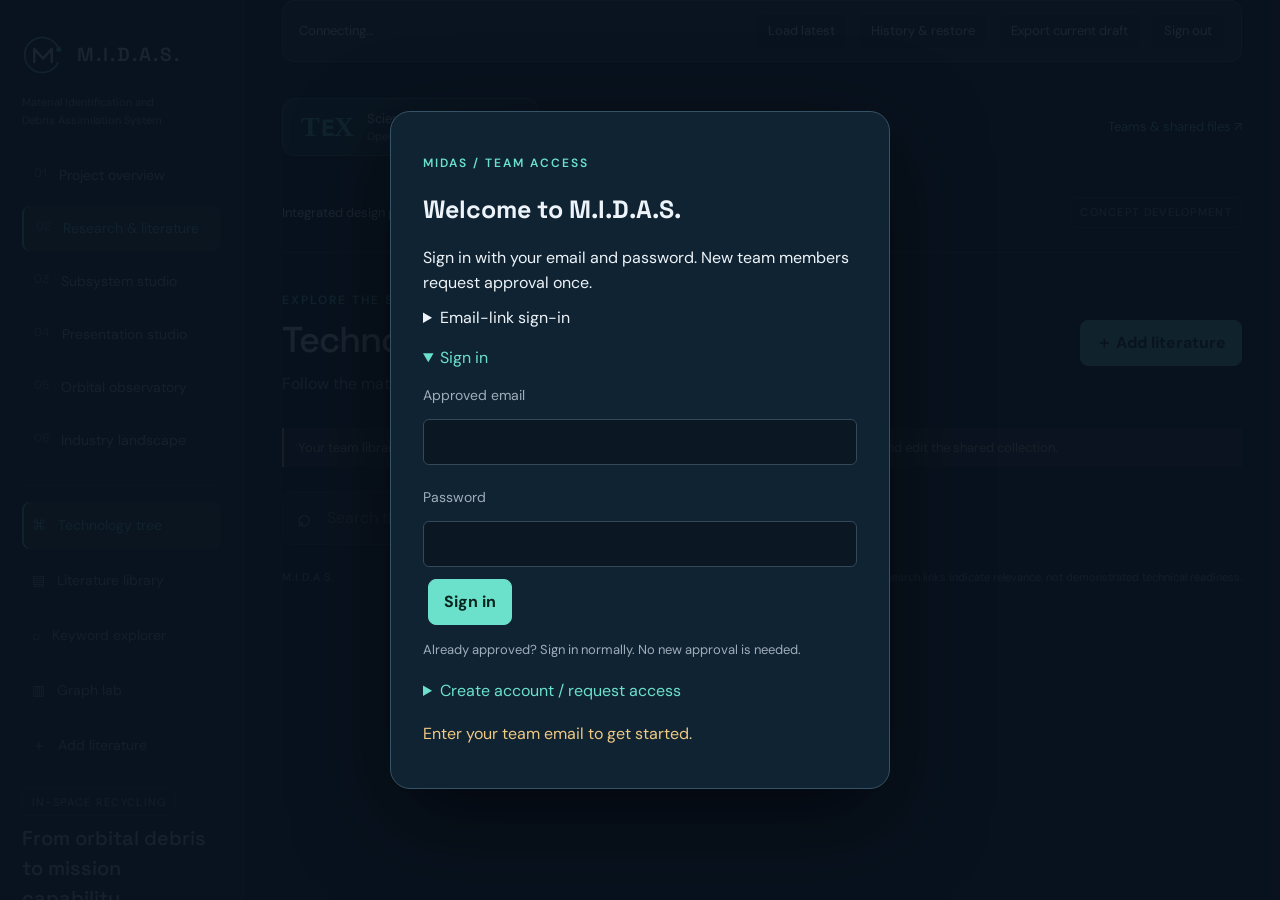
<file: index.html>
<!doctype html>
<html lang="en"><head><meta charset="utf-8"><meta name="viewport" content="width=device-width,initial-scale=1"><title>M.I.D.A.S. — Research workspace</title><meta name="description" content="In-space recycling technology tree and literature workspace"><link rel="stylesheet" href="style.css?v=approval1"><link rel="stylesheet" href="design.css?v=approval1"><link rel="stylesheet" href="cloud.css?v=password1"><link rel="stylesheet" href="midas-features.css?v=approval1"><link rel="stylesheet" href="workspace-ui.css?v=1"><script defer src="workspace-ui.js?v=viewer2"></script><link rel="icon" type="image/svg+xml" href="midas-mark.svg"><link rel="stylesheet" href="team-activity.css?v=1"><script defer src="team-activity-model.js?v=grouped2"></script><script defer src="team-activity.js?v=grouped2"></script></head>
<body><aside><a class="brand" href="#tree"><img class="brand-mark" src="midas-mark.svg" width="42" height="42" alt=""><span>M.I.D.A.S.</span></a><p class="brand-expansion">Material Identification and<br>Debris Assimilation System</p><div class="page-links" aria-label="Main pages"><a href="overview.html" class=""><span class="page-number">01</span>Project overview</a><a href="index.html" class="active"><span class="page-number">02</span>Research & literature</a><a href="subsystems.html" class=""><span class="page-number">03</span>Subsystem studio</a><a href="presentations.html"><span class="page-number">04</span>Presentation studio</a><a href="orbits.html"><span class="page-number">05</span>Orbital observatory</a><a href="industry.html"><span class="page-number">06</span>Industry landscape</a></div><nav class="research-nav" aria-label="Research views"><button data-view="tree" class="active">⌘ <span>Technology tree</span></button><button data-view="library">▤ <span>Literature library</span><small id="libCount"></small></button><button data-view="keywords">⌕ <span>Keyword explorer</span></button><button data-view="graphs">▥ <span>Graph lab</span></button><button data-view="import">＋ <span>Add literature</span></button></nav><div class="aside-bottom"><span class="tag">IN-SPACE RECYCLING</span><p>From orbital debris<br>to mission capability.</p><small id="storageLabel">Shared team workspace</small><button id="export">Export workspace</button><label class="filebtn">Import workspace / CSV<input type="file" id="file" accept=".json,.csv"></label></div></aside>
<main><div class="workspace-shortcuts"><a class="scienhub-link" href="https://scienhub.com/APoimen/3rd_Year_Project/editor" target="_blank" rel="noopener noreferrer"><span class="latex-symbol">TᴇX</span><span>ScienHub document <small>Open the team LaTeX editor ↗</small></span></a><a href="https://teams.microsoft.com/l/channel/19%3AeG92Y7W_mBM8s1qlLPYWLkK5Uz4d-e4u1DNMJ9kAM9Y1%40thread.tacv2/General?groupId=19bd035a-4ebc-4e4b-8e5f-de2fac9e7bf7&amp;tenantId=569df091-b013-40e3-86ee-bd9cb9e25814" target="_blank" rel="noopener noreferrer">Teams & shared files ↗</a></div><header><span>Integrated design project <span class="muted">/ Research workspace</span></span><span class="tag">CONCEPT DEVELOPMENT</span></header><div class="heading"><div><p class="eyebrow" id="kicker">EXPLORE THE SYSTEM</p><h1 id="title">Technology tree</h1><p class="muted" id="subtitle">Follow the material. Connect the evidence. Find the gaps.</p></div><button class="primary" data-view="import">＋ Add literature</button></div><div class="notice">Your team library starts empty. Import a CSV or JSON workspace to add literature. Sign in to read and edit the shared collection.</div><div class="searchline"><label class="searchbox"><span>⌕</span><input id="search" type="search" placeholder="Search this tab…" aria-label="Search this tab"><kbd>/</kbd></label><span id="results" aria-live="polite"></span></div><section id="content"></section><footer>M.I.D.A.S. <span>Research links indicate relevance, not demonstrated technical readiness.</span></footer></main>
<dialog id="detail"><button class="close" aria-label="Close detail">×</button><div id="detailBody"></div></dialog><div id="toast" role="status"></div><script src="seed.js?v=approval1"></script><script src="literature.js?v=approval1"></script><script src="design-model.js?v=viewer2"></script><script src="vendor/supabase.js?v=approval1"></script><script src="cloud-config.js?v=approval1"></script><script src="accounts.js?v=password1"></script><script src="cloud.js?v=tree-layout1"></script></body></html>
</file>
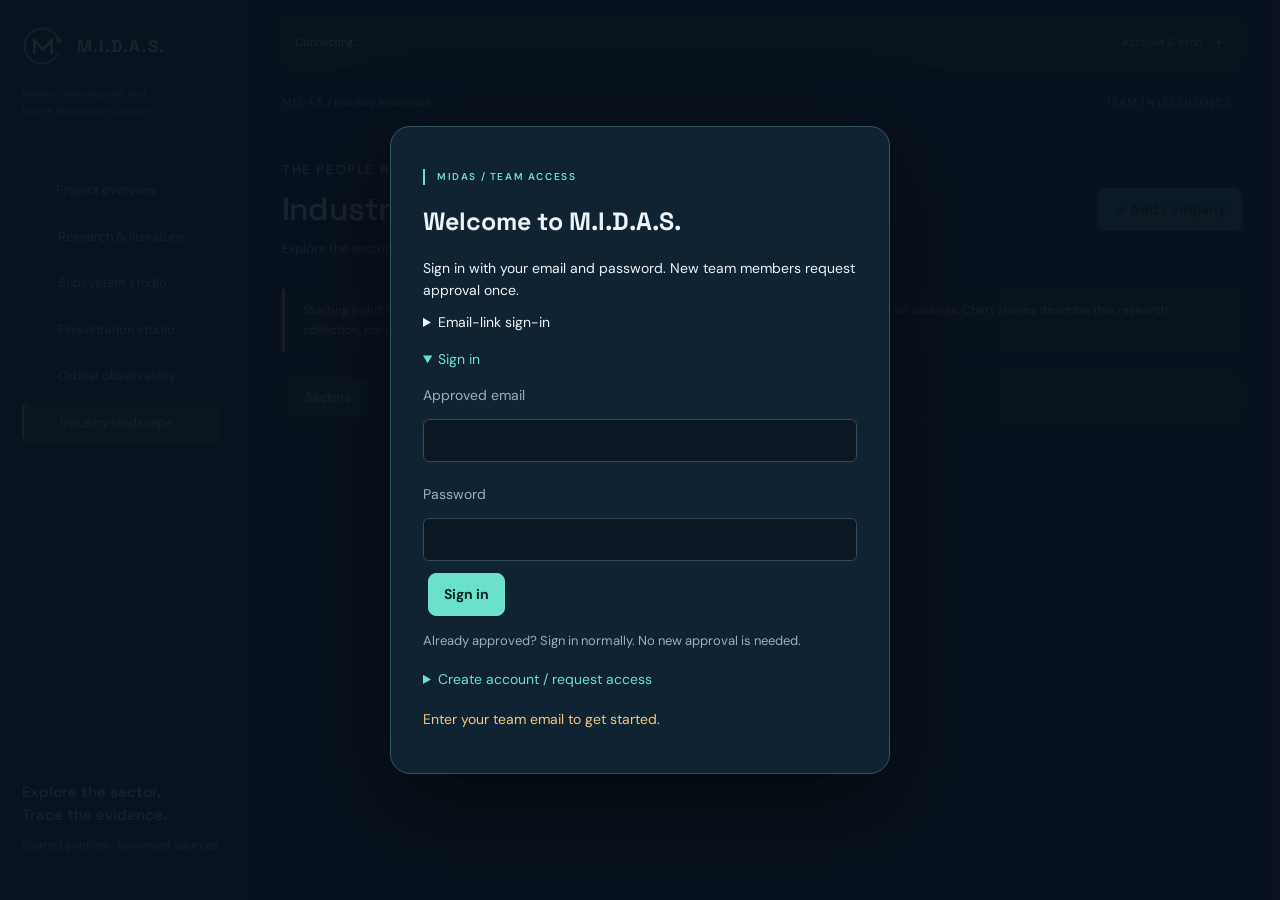
<file: industry.html>
<!doctype html><html lang="en"><head><meta charset="utf-8"><meta name="viewport" content="width=device-width,initial-scale=1"><title>Industry landscape — MIDAS</title><link rel="stylesheet" href="style.css"><link rel="stylesheet" href="design.css"><link rel="stylesheet" href="cloud.css"><link rel="stylesheet" href="midas-features.css"><link rel="stylesheet" href="industry.css?v=1"><link rel="stylesheet" href="workspace-ui.css?v=1"><script defer src="workspace-ui.js?v=viewer2"></script><link rel="icon" type="image/svg+xml" href="midas-mark.svg"><link rel="stylesheet" href="team-activity.css?v=1"><script defer src="team-activity-model.js?v=grouped2"></script><script defer src="team-activity.js?v=grouped2"></script></head><body data-page="industry"><aside><a class="brand" href="overview.html"><img class="brand-mark" src="midas-mark.svg" width="42" height="42" alt=""><span>M.I.D.A.S.</span></a><p class="brand-expansion">Material Identification and<br>Debris Assimilation System</p><div class="page-links" aria-label="Main pages"><a href="overview.html" class=""><span class="page-number">01</span>Project overview</a><a href="index.html" class=""><span class="page-number">02</span>Research & literature</a><a href="subsystems.html" class=""><span class="page-number">03</span>Subsystem studio</a><a href="presentations.html" class=""><span class="page-number">04</span>Presentation studio</a><a href="orbits.html"><span class="page-number">05</span>Orbital observatory</a><a href="industry.html" class="active"><span class="page-number">06</span>Industry landscape</a></div><div class="aside-bottom"><p>Explore the sector.<br>Trace the evidence.</p><small>Shared profiles · Reviewed sources</small></div></aside><main><header><span>M.I.D.A.S. / Industry landscape</span><span class="tag">ISAM INTELLIGENCE</span></header><div class="industry-heading"><div><p class="eyebrow">THE PEOPLE BUILDING OUR ORBITAL FUTURE</p><h1>Industry landscape</h1><p>Explore the sectors. Understand the technology. Build on the evidence.</p></div><button id="addCompany" class="primary" disabled>＋ Add company</button></div><p class="industry-notice">Starting point: your October 2026 team assessment. Imported claims are unverified until reviewed against sources. Chart shares describe this research collection, not market share.</p><section id="industryCharts" class="industry-charts" aria-label="Interactive industry charts"></section><section id="industryFilters" class="industry-filters"><input id="companySearch" type="search" aria-label="Search companies and technologies" placeholder="Search company, mission or technology…"><select id="verificationFilter" aria-label="Evidence status"><option value="all">All evidence statuses</option><option value="imported">Imported / unverified</option><option value="reviewed">Team reviewed</option></select><button id="resetIndustry">Show every sector</button><button id="exportIndustry">Export JSON</button></section><div class="company-list-heading"><h2 id="sectorHeading">All sectors</h2><p id="companyCount" role="status"></p></div><section id="companyCards" class="company-grid"><p>Loading company profiles…</p></section><section class="industry-updates"><div class="industry-heading"><div><p class="eyebrow">EVIDENCE BEFORE EDITS</p><h2>Updates to review</h2><p>Daily headline checks. Editors review sources before changing company records.</p></div><div id="feedTools"><button id="reloadFeed">Load latest feed</button><select id="feedFilter" aria-label="News review status"><option value="pending">Awaiting review</option><option value="all">All captured updates</option></select></div></div><p id="feedStatus" role="status"></p><details><summary>Coverage and limitations</summary><p>Initial monitoring covers NASA and ESA public RSS headlines, matched against imported company names and ISAM keywords. It does not monitor every company website or guarantee every announcement is found. Adding a company to this shared page does not automatically add a new external feed. Scheduled checks may be delayed; their timestamps and source failures are shown below. No company status is changed automatically.</p></details><div id="newsCards" class="news-grid"></div></section></main><dialog id="industryDialog"><button id="closeIndustryDialog" class="close" aria-label="Close company panel">×</button><div id="industryDialogBody"></div></dialog><script src="seed.js?v=approval1"></script><script src="literature.js?v=approval1"></script><script src="design-model.js?v=viewer2"></script><script src="vendor/supabase.js?v=approval1"></script><script src="cloud-config.js?v=approval1"></script><script src="accounts.js?v=password1"></script><script src="cloud.js?v=tree-layout1"></script></body></html>
</file>
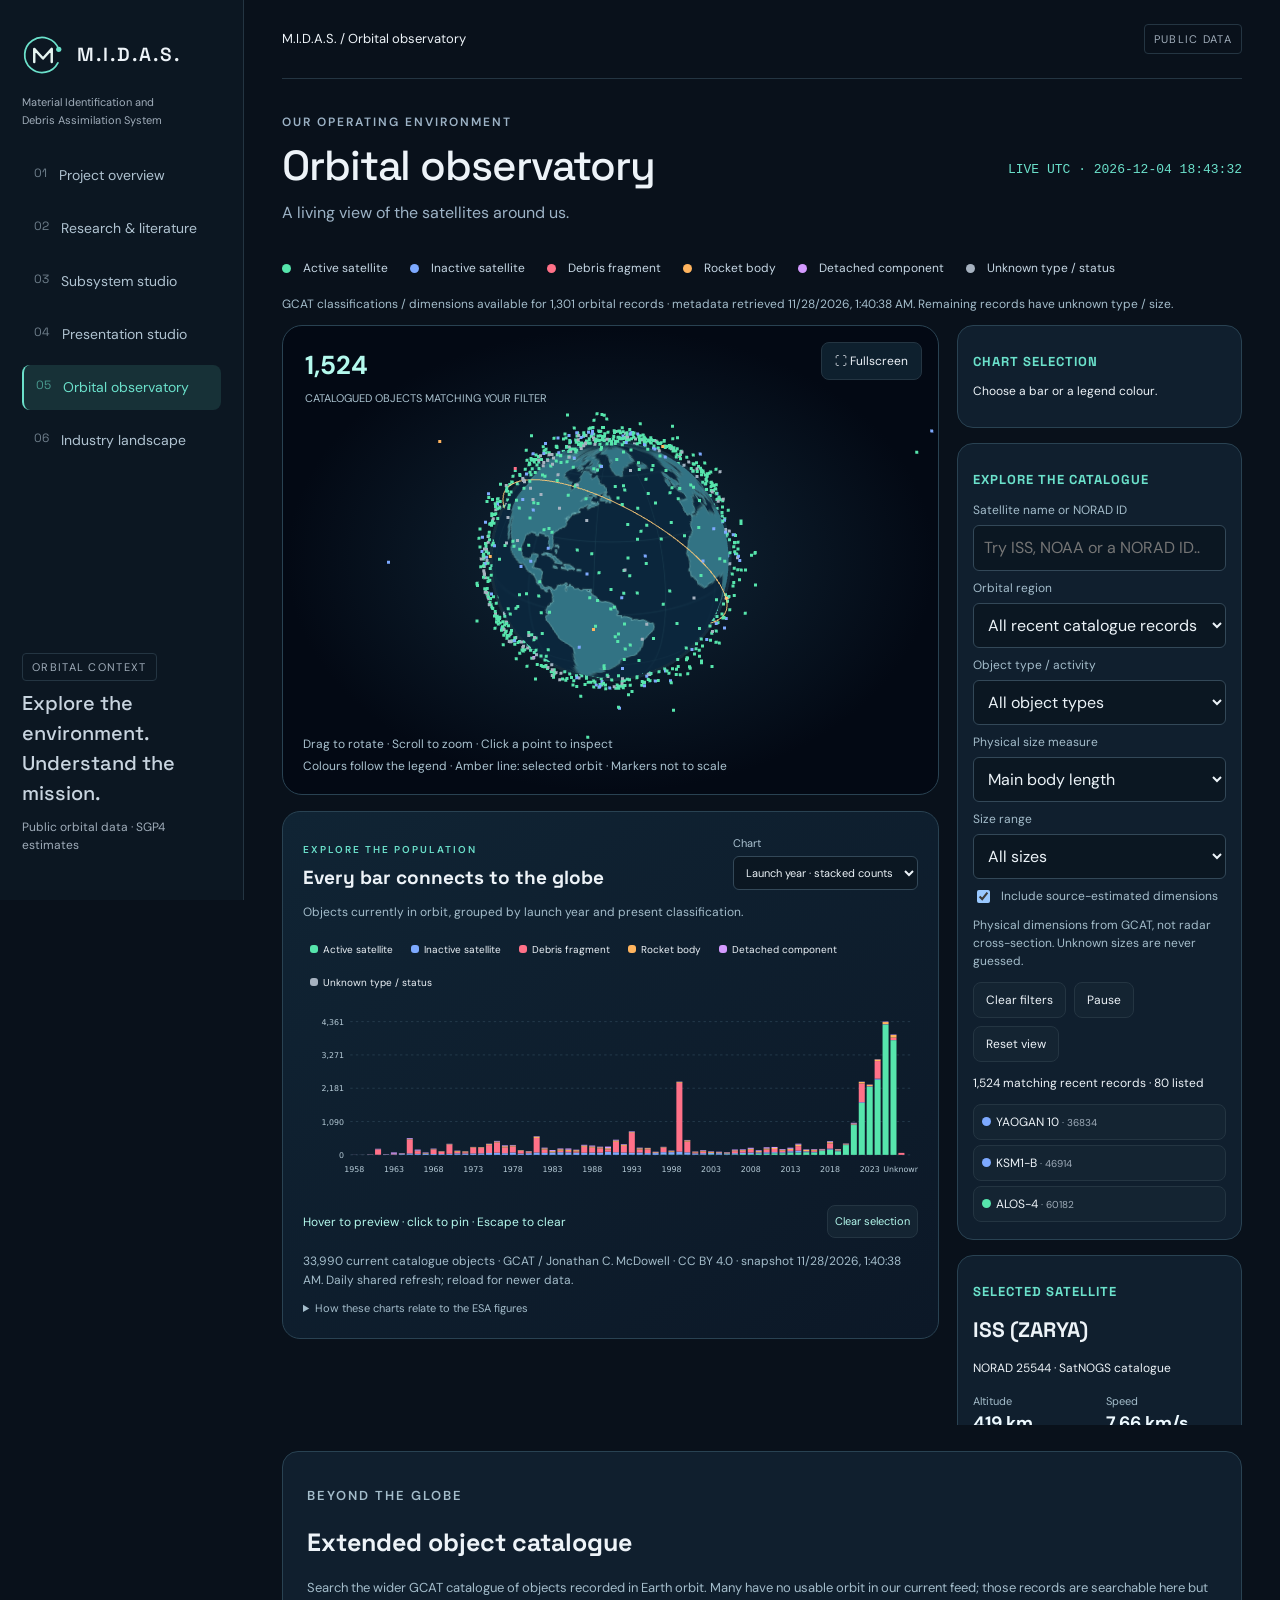
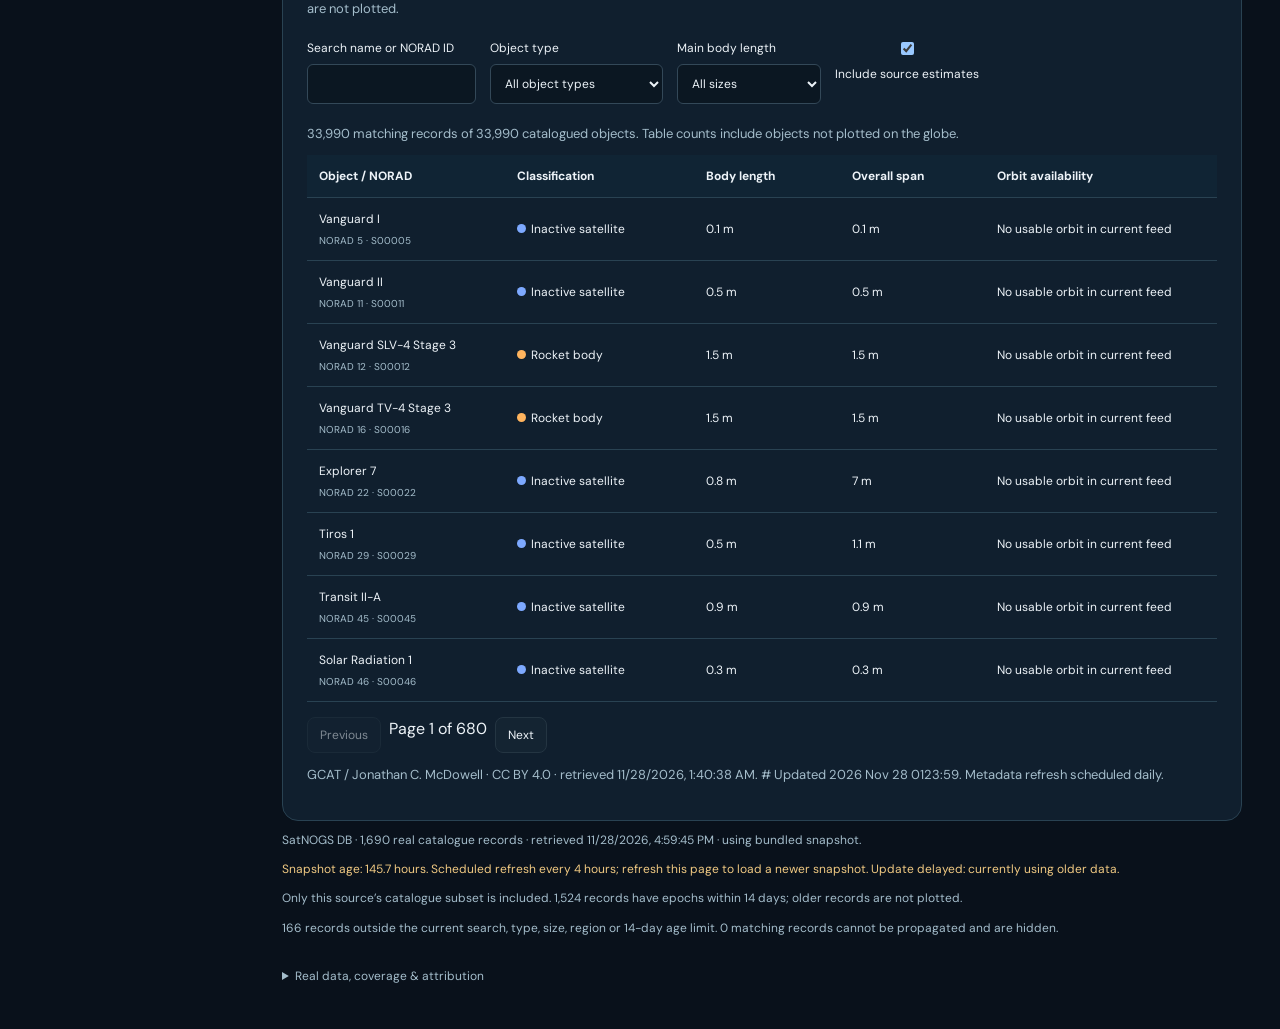
<file: orbits.html>
<!doctype html><html lang="en"><head><meta charset="utf-8"><meta name="viewport" content="width=device-width,initial-scale=1"><title>Orbital observatory — M.I.D.A.S.</title><link rel="stylesheet" href="style.css"><link rel="stylesheet" href="design.css"><link rel="stylesheet" href="midas-features.css"><link rel="stylesheet" href="orbits.css?v=analytics2"><script type="importmap">{"imports":{"three":"./vendor/orbits/three.module.min.js"}}</script><link rel="stylesheet" href="workspace-ui.css?v=1"><script defer src="workspace-ui.js?v=viewer2"></script><link rel="icon" type="image/svg+xml" href="midas-mark.svg"><script src="vendor/supabase.js"></script><script src="cloud-config.js"></script><link rel="stylesheet" href="team-activity.css?v=1"><script defer src="team-activity-model.js?v=grouped2"></script><script defer src="team-activity.js?v=grouped2"></script></head><body><aside><a class="brand" href="overview.html"><img class="brand-mark" src="midas-mark.svg" width="42" height="42" alt=""><span>M.I.D.A.S.</span></a><p class="brand-expansion">Material Identification and<br>Debris Assimilation System</p><div class="page-links" aria-label="Main pages"><a href="overview.html" class=""><span class="page-number">01</span>Project overview</a><a href="index.html" class=""><span class="page-number">02</span>Research & literature</a><a href="subsystems.html" class=""><span class="page-number">03</span>Subsystem studio</a><a href="presentations.html" ><span class="page-number">04</span>Presentation studio</a><a href="orbits.html" class="active"><span class="page-number">05</span>Orbital observatory</a><a href="industry.html"><span class="page-number">06</span>Industry landscape</a></div><div class="aside-bottom"><span class="tag">ORBITAL CONTEXT</span><p>Explore the environment.<br>Understand the mission.</p><small>Public orbital data · SGP4 estimates</small></div></aside><main><header><span>M.I.D.A.S. / Orbital observatory</span><span class="tag">PUBLIC DATA</span></header><div class="orbit-heading"><div><p class="eyebrow">OUR OPERATING ENVIRONMENT</p><h1>Orbital observatory</h1><p>A living view of the satellites around us.</p></div><div id="orbitClock" class="orbit-clock">Connecting to catalogue…</div></div><div id="categoryLegend" class="category-legend" aria-label="Object colour legend"></div><p id="metadataStatus" class="orbit-note" role="status">Loading object classifications…</p><div class="orbit-layout"><div class="orbit-visual"><div id="globe" class="globe-shell" aria-label="Interactive 3D Earth and satellite positions"><button id="fullscreenGlobe" class="fullscreen-globe" aria-label="Enter fullscreen globe">⛶ Fullscreen</button><div class="globe-hud"><strong id="objectCount">—</strong><span>CATALOGUED OBJECTS MATCHING YOUR FILTER</span></div><div id="orbitError" class="orbit-error" role="alert" hidden></div><div class="globe-help">Drag to rotate · Scroll to zoom · Click a point to inspect<br>Colours follow the legend · Amber line: selected orbit · Markers not to scale</div></div><section id="orbitAnalytics" class="orbit-analytics" aria-label="Catalogue bar charts"></section></div><div class="orbit-controls"><section id="chartMatches" aria-label="Chart matching objects"></section><section><h3>Explore the catalogue</h3><label for="satSearch">Satellite name or NORAD ID</label><input id="satSearch" type="search" placeholder="Try ISS, NOAA or a NORAD ID…"><label for="orbitFilter">Orbital region</label><select id="orbitFilter"><option value="all">All recent catalogue records</option><option value="leo">Low Earth orbit</option><option value="meo">Medium Earth orbit</option><option value="geo">Near-geosynchronous</option><option value="heo">Highly elliptical</option></select><label for="objectType">Object type / activity</label><select id="objectType"><option value="all">All object types</option><option value="active">Active satellites</option><option value="inactive">Inactive satellites</option><option value="debris">Debris fragments</option><option value="rocket">Rocket bodies</option><option value="component">Detached components</option><option value="unknown">Unknown type / status</option></select><label for="sizeBasis">Physical size measure</label><select id="sizeBasis"><option value="length">Main body length</option><option value="span">Overall span incl. appendages</option></select><label for="objectSize">Size range</label><select id="objectSize"><option value="all">All sizes</option><option value="tiny">Under 10 cm</option><option value="small">10 cm – under 1 m</option><option value="medium">1 m – under 10 m</option><option value="large">10 m or larger</option><option value="unknown">Unknown size</option></select><label class="estimate-toggle"><input type="checkbox" id="includeEstimates" checked> Include source-estimated dimensions</label><p class="orbit-note">Physical dimensions from GCAT, not radar cross-section. Unknown sizes are never guessed.</p><div class="orbit-actions"><button id="clearFilters">Clear filters</button><button id="pauseOrbit">Pause</button><button id="resetGlobe">Reset view</button></div><p id="resultCount"></p><div id="satResults" class="orbit-results" aria-label="Matching satellites"></div></section><section><h3>Selected satellite</h3><h2 id="satName">Choose a satellite</h2><p id="satIdentity"></p><div class="orbit-metrics"><span>Altitude<strong id="satAltitude">—</strong></span><span>Speed<strong id="satSpeed">—</strong></span><span>Period<strong id="satPeriod">—</strong></span><span>Inclination<strong id="satInclination">—</strong></span></div><div class="orbit-actions"><button id="focusSatellite">Follow selected</button></div><p id="satCategory"></p><p id="satDimensions"></p><p id="satMass"></p><p id="satMetaSource"></p><p id="satEpoch" class="orbit-note"></p><p id="satLatLon" class="orbit-note"></p><p id="satProvider" class="orbit-note"></p><p id="satAge" class="orbit-note"></p><a id="sourceLink" target="_blank" rel="noopener noreferrer" hidden>Original orbital elements ↗</a></section></div></div><section class="extended-catalogue"><p class="eyebrow">BEYOND THE GLOBE</p><h2>Extended object catalogue</h2><p>Search the wider GCAT catalogue of objects recorded in Earth orbit. Many have no usable orbit in our current feed; those records are searchable here but are not plotted.</p><button id="loadCatalogue">Browse extended catalogue</button><div id="cataloguePanel" hidden><div class="catalogue-filters"><label>Search name or NORAD ID<input id="catalogueSearch" type="search"></label><label>Object type<select id="catalogueType"><option value="all">All object types</option><option value="active">Active satellites</option><option value="inactive">Inactive satellites</option><option value="debris">Debris fragments</option><option value="rocket">Rocket bodies</option><option value="component">Detached components</option><option value="unknown">Unknown type / status</option></select></label><label>Main body length<select id="catalogueSize"><option value="all">All sizes</option><option value="tiny">Under 10 cm</option><option value="small">10 cm – under 1 m</option><option value="medium">1 m – under 10 m</option><option value="large">10 m or larger</option><option value="unknown">Unknown size</option></select></label><label class="estimate-toggle"><input id="catalogueEstimates" type="checkbox" checked> Include source estimates</label></div><p id="catalogueSummary" role="status"></p><div class="catalogue-table"><table><thead><tr><th>Object / NORAD</th><th>Classification</th><th>Body length</th><th>Overall span</th><th>Orbit availability</th></tr></thead><tbody id="catalogueRows"></tbody></table></div><div class="orbit-actions"><button id="cataloguePrevious">Previous</button><span id="cataloguePage"></span><button id="catalogueNext">Next</button></div></div><p id="catalogueSource" class="orbit-note"></p></section><p id="orbitStatus" role="status" class="orbit-note"></p><p id="catalogueAge" class="orbit-note"></p><p id="coverageCount" class="orbit-note"></p><p id="mapStatus" class="orbit-note"></p><p id="invalidCount" class="orbit-note"></p><details class="orbit-sources"><summary>Real data, coverage & attribution</summary><p>Object classifications and physical dimensions: <a href="https://planet4589.org/space/gcat/">GCAT, Jonathan C. McDowell</a>, <a href="https://creativecommons.org/licenses/by/4.0/">CC BY 4.0</a>. MIDAS maps GCAT’s active/inactive/type codes, joins dimensions by catalogue identifier and retains estimate flags. Body length is the longest main-body dimension; span includes appendages. Values marked estimated are catalogue estimates, not measurements. Dimensions can refer to an individual catalogued component of an assembled spacecraft. The wider catalogue includes only standard numbered entries explicitly recorded as in Earth orbit. Summary orbital parameters are not enough to calculate positions. GCAT metadata refresh is scheduled daily; activity classifications can lag real events.</p><p>Data: <a href="https://db.satnogs.org/about/" target="_blank" rel="noopener">SatNOGS DB / Libre Space Foundation</a>, licensed under <a href="https://creativecommons.org/licenses/by-sa/4.0/" target="_blank" rel="noopener">CC BY-SA 4.0</a>. The <a href="orbit-data/satnogs.json" download>downloadable catalogue snapshot</a> retains original source fields and adds retrieval and licence metadata. This adapted dataset is shared under the same licence.</p><p>Coverage is the SatNOGS orbital-elements catalogue, not all satellites or debris in Earth orbit. Only elements within 14 days of the displayed time are plotted. An element set does not guarantee a satellite is operational. Failed or decayed propagation results are excluded.</p><p>Positions are SGP4 estimates from real published two-line elements, updated once per second using your device’s UTC clock. They are not live spacecraft telemetry. Amber is the selected object’s next orbit, sampled in the inertial frame and oriented to Earth at the current instant—not a ground track. Markers are enlarged for visibility. This is for education and project context, not collision avoidance or mission operations.</p><p>The shared catalogue is refreshed every four hours through GitHub Actions. If the provider fails, the last good snapshot is retained and its age remains visible. GitHub schedules can be delayed or disabled after repository inactivity. Reload this page to pick up the latest snapshot.</p><p><a href="https://github.com/shashwatak/satellite-js">satellite.js 6.0.1</a> and <a href="https://threejs.org/">Three.js 0.180.0</a>: MIT licences (<a href="vendor/orbits/SATELLITE-LICENSE.txt">satellite.js</a>, <a href="vendor/orbits/THREE-LICENSE.txt">Three.js</a>). Coastlines: <a href="https://www.naturalearthdata.com/about/terms-of-use/">Natural Earth, public domain</a>. Globe radius: 6,378.137 km. No Orbital Radar data or widgets are used.</p></details></main><script type="module" src="orbits.js?v=open1"></script></body></html>
</file>
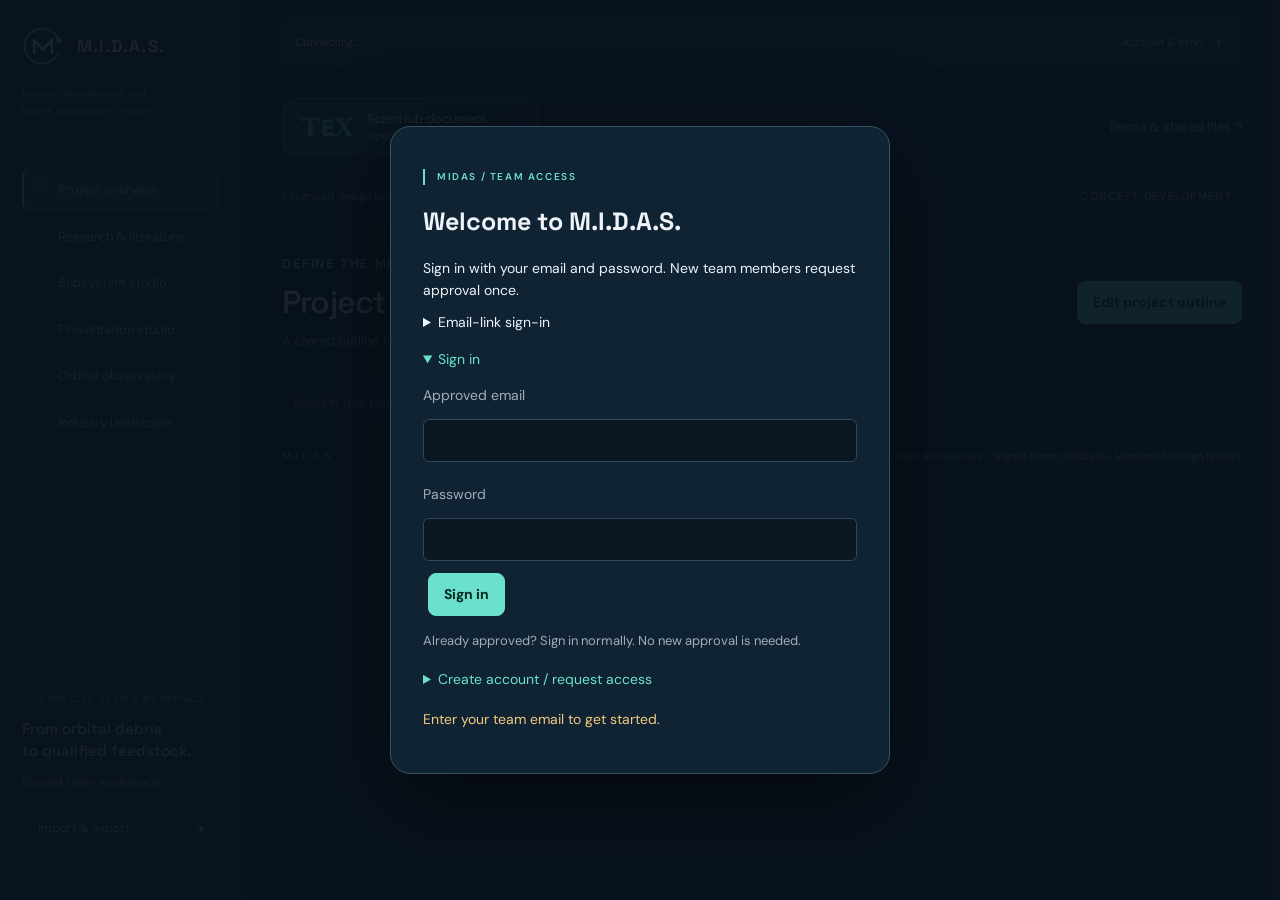
<file: overview.html>
<!doctype html><html lang="en"><head><meta charset="utf-8"><meta name="viewport" content="width=device-width,initial-scale=1"><title>Project overview — M.I.D.A.S.</title><meta name="description" content="Editable orbital debris recycling project and subsystem workspace"><link rel="stylesheet" href="style.css?v=approval1"><link rel="stylesheet" href="design.css?v=approval1"><link rel="stylesheet" href="cloud.css?v=password1"><link rel="stylesheet" href="midas-features.css?v=approval1"><link rel="stylesheet" href="workspace-ui.css?v=1"><script defer src="workspace-ui.js?v=viewer2"></script><link rel="icon" type="image/svg+xml" href="midas-mark.svg"><link rel="stylesheet" href="team-activity.css?v=1"><script defer src="team-activity-model.js?v=grouped2"></script><script defer src="team-activity.js?v=grouped2"></script></head><body data-page="overview"><aside><a class="brand" href="overview.html"><img class="brand-mark" src="midas-mark.svg" width="42" height="42" alt=""><span>M.I.D.A.S.</span></a><p class="brand-expansion">Material Identification and<br>Debris Assimilation System</p><div class="page-links" aria-label="Main pages"><a href="overview.html" class="active"><span class="page-number">01</span>Project overview</a><a href="index.html" class=""><span class="page-number">02</span>Research & literature</a><a href="subsystems.html" class=""><span class="page-number">03</span>Subsystem studio</a><a href="presentations.html"><span class="page-number">04</span>Presentation studio</a><a href="orbits.html"><span class="page-number">05</span>Orbital observatory</a><a href="industry.html"><span class="page-number">06</span>Industry landscape</a></div><div class="aside-bottom"><span class="tag">CONNECTED DESIGN WORKSPACE</span><p>From orbital debris<br>to qualified feedstock.</p><small>Shared team workspace</small><button id="exportDesign">Export full workspace</button><label class="filebtn">Import workspace<input type="file" id="importDesign" accept=".json"></label></div></aside><main><div class="workspace-shortcuts"><a class="scienhub-link" href="https://scienhub.com/APoimen/3rd_Year_Project/editor" target="_blank" rel="noopener noreferrer"><span class="latex-symbol">TᴇX</span><span>ScienHub document <small>Open the team LaTeX editor ↗</small></span></a><a href="https://teams.microsoft.com/l/channel/19%3AeG92Y7W_mBM8s1qlLPYWLkK5Uz4d-e4u1DNMJ9kAM9Y1%40thread.tacv2/General?groupId=19bd035a-4ebc-4e4b-8e5f-de2fac9e7bf7&amp;tenantId=569df091-b013-40e3-86ee-bd9cb9e25814" target="_blank" rel="noopener noreferrer">Teams & shared files ↗</a></div><header><span>Integrated design project <span class="muted">/ Project overview</span></span><span class="tag">CONCEPT DEVELOPMENT</span></header><div class="heading"><div><p class="eyebrow">DEFINE THE MISSION</p><h1>Project overview</h1><p class="muted">A shared outline, from mission intent to system architecture.</p></div><button id="mainAction" class="primary">Edit project outline</button></div><div class="design-search"><input type="search" id="designSearch" aria-label="Search this page" placeholder="Search this page…"><span id="searchFeedback"></span></div><section id="designContent"></section><footer>M.I.D.A.S. <span>Concept architecture · Shared team database · Versioned design history</span></footer></main><dialog id="designDialog"><button class="close" aria-label="Close dialog">×</button><div id="designDialogBody"></div></dialog><div id="designToast" class="design-toast" role="status" hidden></div><script src="seed.js?v=approval1"></script><script src="literature.js?v=approval1"></script><script src="design-model.js?v=viewer2"></script><script src="vendor/supabase.js?v=approval1"></script><script src="cloud-config.js?v=approval1"></script><script src="accounts.js?v=password1"></script><script src="cloud.js?v=tree-layout1"></script></body></html>
</file>
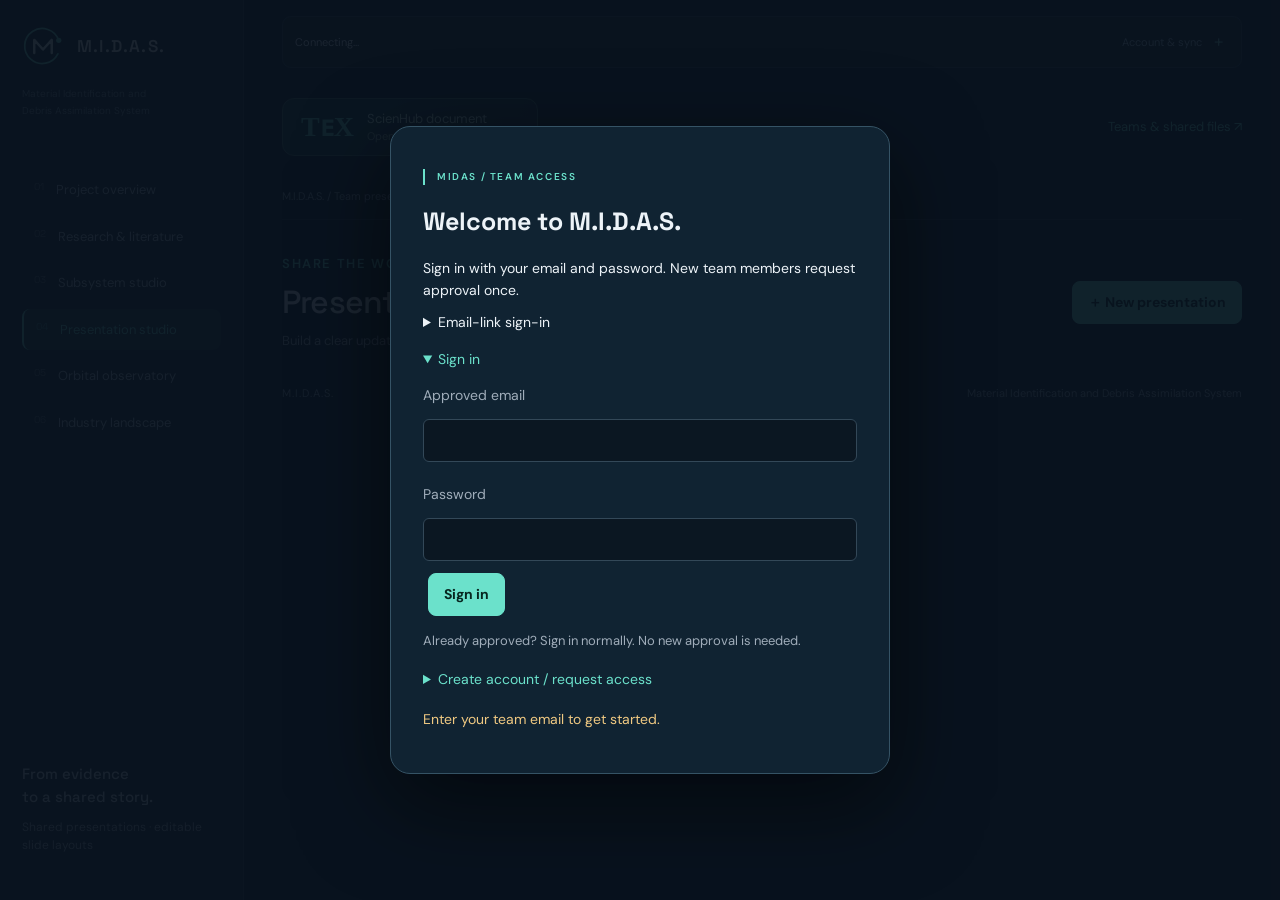
<file: presentations.html>
<!doctype html><html lang="en"><head><meta charset="utf-8"><meta name="viewport" content="width=device-width,initial-scale=1"><title>Presentation studio — M.I.D.A.S.</title><meta name="description" content="Editable orbital debris recycling project and subsystem workspace"><link rel="stylesheet" href="style.css?v=approval1"><link rel="stylesheet" href="design.css?v=approval1"><link rel="stylesheet" href="cloud.css?v=password1"><link rel="stylesheet" href="midas-features.css?v=approval1"><link rel="stylesheet" href="presentations.css?v=approval1"><link rel="stylesheet" href="workspace-ui.css?v=1"><script defer src="workspace-ui.js?v=viewer2"></script><link rel="icon" type="image/svg+xml" href="midas-mark.svg"><link rel="stylesheet" href="team-activity.css?v=1"><script defer src="team-activity-model.js?v=grouped2"></script><script defer src="team-activity.js?v=grouped2"></script></head><body data-page="presentations"><aside><a class="brand" href="overview.html"><img class="brand-mark" src="midas-mark.svg" width="42" height="42" alt=""><span>M.I.D.A.S.</span></a><p class="brand-expansion">Material Identification and<br>Debris Assimilation System</p><div class="page-links" aria-label="Main pages"><a href="overview.html" class=""><span class="page-number">01</span>Project overview</a><a href="index.html" class=""><span class="page-number">02</span>Research & literature</a><a href="subsystems.html" class=""><span class="page-number">03</span>Subsystem studio</a><a href="presentations.html" class="active"><span class="page-number">04</span>Presentation studio</a><a href="orbits.html"><span class="page-number">05</span>Orbital observatory</a><a href="industry.html"><span class="page-number">06</span>Industry landscape</a></div><div class="aside-bottom"><p>From evidence<br>to a shared story.</p><small>Shared presentations · editable slide layouts</small></div></aside><main><div class="workspace-shortcuts"><a class="scienhub-link" href="https://scienhub.com/APoimen/3rd_Year_Project/editor" target="_blank" rel="noopener noreferrer"><span class="latex-symbol">TᴇX</span><span>ScienHub document <small>Open the team LaTeX editor ↗</small></span></a><a href="https://teams.microsoft.com/l/channel/19%3AeG92Y7W_mBM8s1qlLPYWLkK5Uz4d-e4u1DNMJ9kAM9Y1%40thread.tacv2/General?groupId=19bd035a-4ebc-4e4b-8e5f-de2fac9e7bf7&amp;tenantId=569df091-b013-40e3-86ee-bd9cb9e25814" target="_blank" rel="noopener noreferrer">Teams & shared files ↗</a></div><header><span>M.I.D.A.S. / Team presentations</span></header><div class="heading"><div><p class="eyebrow">SHARE THE WORK</p><h1>Presentation studio</h1><p class="muted">Build a clear update, then take it into the room.</p></div><button id="newDeck" class="primary">＋ New presentation</button></div><section id="presentationStudio"></section><footer>M.I.D.A.S.<span>Material Identification and Debris Assimilation System</span></footer></main><dialog id="designDialog"><button class="close" aria-label="Close dialog">×</button><div id="designDialogBody"></div></dialog><div id="designToast" class="design-toast" role="status" hidden></div><script src="seed.js?v=approval1"></script><script src="literature.js?v=approval1"></script><script src="design-model.js?v=viewer2"></script><script src="vendor/supabase.js?v=approval1"></script><script src="cloud-config.js?v=approval1"></script><script src="accounts.js?v=password1"></script><script src="cloud.js?v=tree-layout1"></script></body></html>
</file>
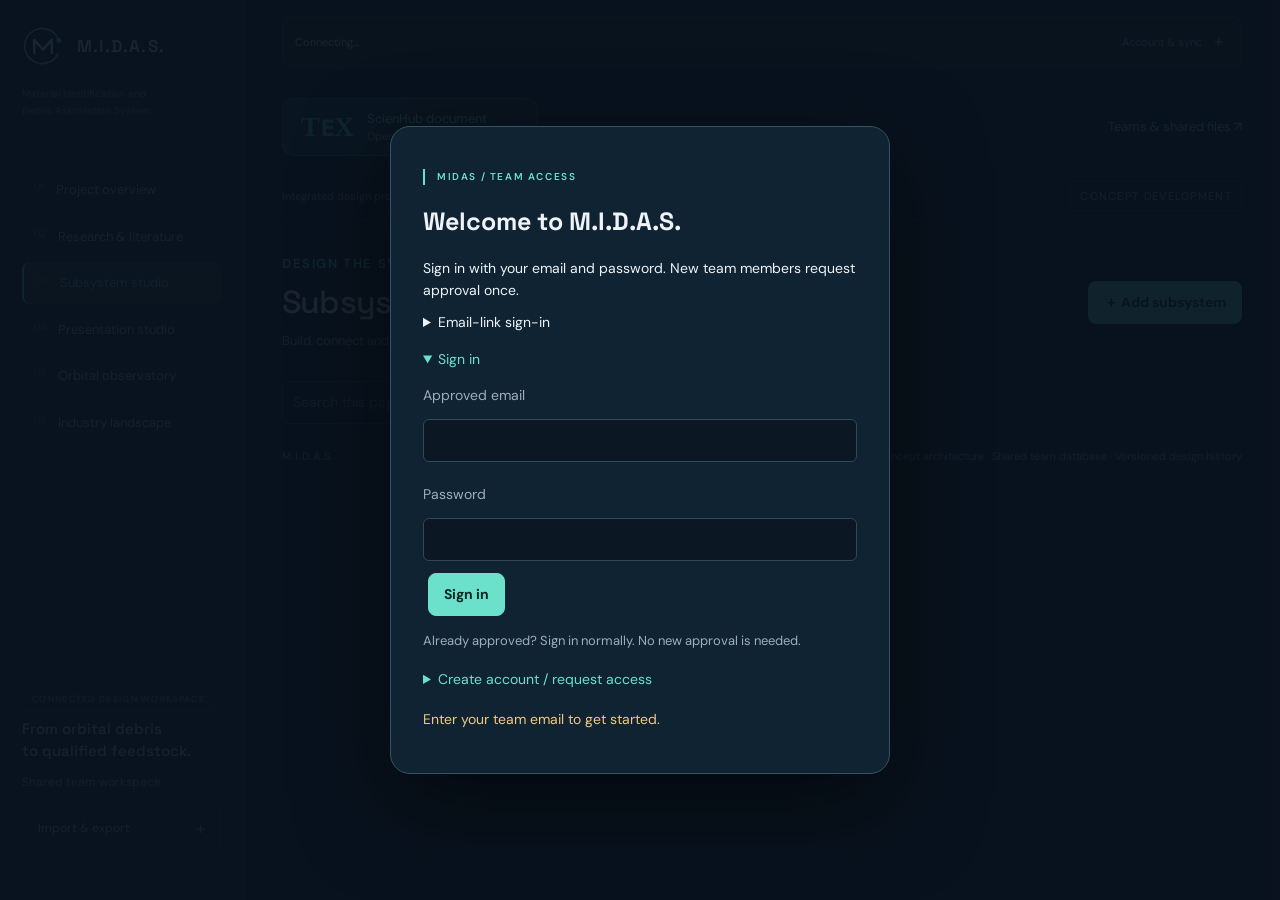
<file: subsystems.html>
<!doctype html><html lang="en"><head><meta charset="utf-8"><meta name="viewport" content="width=device-width,initial-scale=1"><title>Subsystem studio — M.I.D.A.S.</title><meta name="description" content="Editable orbital debris recycling project and subsystem workspace"><link rel="stylesheet" href="style.css?v=approval1"><link rel="stylesheet" href="design.css?v=approval1"><link rel="stylesheet" href="cloud.css?v=password1"><link rel="stylesheet" href="midas-features.css?v=approval1"><link rel="stylesheet" href="workspace-ui.css?v=1"><script defer src="workspace-ui.js?v=viewer2"></script><link rel="icon" type="image/svg+xml" href="midas-mark.svg"><link rel="stylesheet" href="team-activity.css?v=1"><script defer src="team-activity-model.js?v=grouped2"></script><script defer src="team-activity.js?v=grouped2"></script></head><body data-page="subsystems"><aside><a class="brand" href="overview.html"><img class="brand-mark" src="midas-mark.svg" width="42" height="42" alt=""><span>M.I.D.A.S.</span></a><p class="brand-expansion">Material Identification and<br>Debris Assimilation System</p><div class="page-links" aria-label="Main pages"><a href="overview.html" class=""><span class="page-number">01</span>Project overview</a><a href="index.html" class=""><span class="page-number">02</span>Research & literature</a><a href="subsystems.html" class="active"><span class="page-number">03</span>Subsystem studio</a><a href="presentations.html"><span class="page-number">04</span>Presentation studio</a><a href="orbits.html"><span class="page-number">05</span>Orbital observatory</a><a href="industry.html"><span class="page-number">06</span>Industry landscape</a></div><div class="aside-bottom"><span class="tag">CONNECTED DESIGN WORKSPACE</span><p>From orbital debris<br>to qualified feedstock.</p><small>Shared team workspace</small><button id="exportDesign">Export full workspace</button><label class="filebtn">Import workspace<input type="file" id="importDesign" accept=".json"></label></div></aside><main><div class="workspace-shortcuts"><a class="scienhub-link" href="https://scienhub.com/APoimen/3rd_Year_Project/editor" target="_blank" rel="noopener noreferrer"><span class="latex-symbol">TᴇX</span><span>ScienHub document <small>Open the team LaTeX editor ↗</small></span></a><a href="https://teams.microsoft.com/l/channel/19%3AeG92Y7W_mBM8s1qlLPYWLkK5Uz4d-e4u1DNMJ9kAM9Y1%40thread.tacv2/General?groupId=19bd035a-4ebc-4e4b-8e5f-de2fac9e7bf7&amp;tenantId=569df091-b013-40e3-86ee-bd9cb9e25814" target="_blank" rel="noopener noreferrer">Teams & shared files ↗</a></div><header><span>Integrated design project <span class="muted">/ Subsystem studio</span></span><span class="tag">CONCEPT DEVELOPMENT</span></header><div class="heading"><div><p class="eyebrow">DESIGN THE SYSTEM</p><h1>Subsystem studio</h1><p class="muted">Build, connect and refine the functions within each subsystem.</p></div><button id="mainAction" class="primary">＋ Add subsystem</button></div><div class="design-search"><input type="search" id="designSearch" aria-label="Search this page" placeholder="Search this page…"><span id="searchFeedback"></span></div><section id="designContent"></section><footer>M.I.D.A.S. <span>Concept architecture · Shared team database · Versioned design history</span></footer></main><dialog id="designDialog"><button class="close" aria-label="Close dialog">×</button><div id="designDialogBody"></div></dialog><div id="designToast" class="design-toast" role="status" hidden></div><script src="seed.js?v=approval1"></script><script src="literature.js?v=approval1"></script><script src="design-model.js?v=viewer2"></script><script src="vendor/supabase.js?v=approval1"></script><script src="cloud-config.js?v=approval1"></script><script src="accounts.js?v=password1"></script><script src="cloud.js?v=tree-layout1"></script></body></html>
</file>
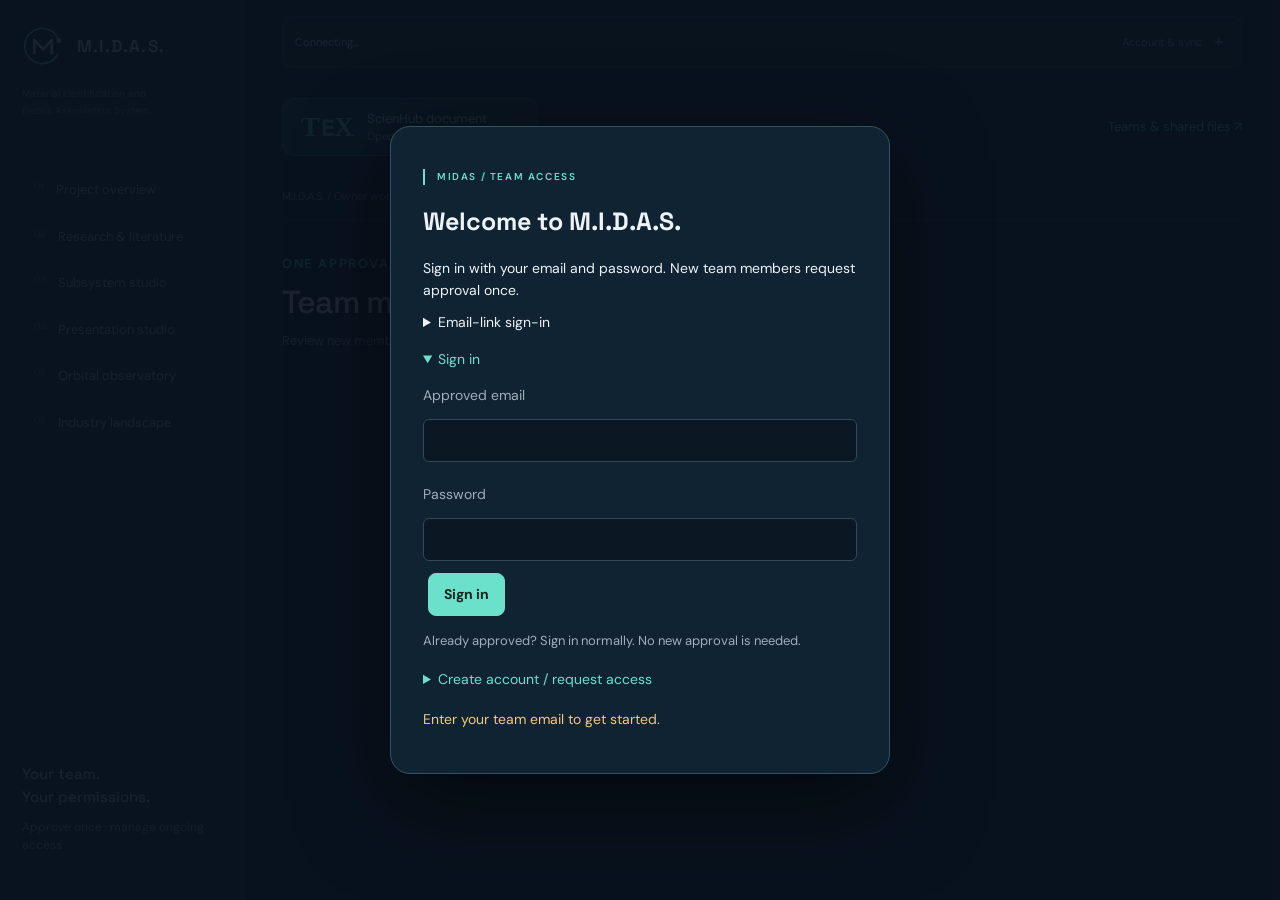
<file: team.html>
<!doctype html><html lang="en"><head><meta charset="utf-8"><meta name="viewport" content="width=device-width,initial-scale=1"><title>Team management — M.I.D.A.S.</title><meta name="description" content="Editable orbital debris recycling project and subsystem workspace"><link rel="stylesheet" href="style.css?v=approval1"><link rel="stylesheet" href="design.css?v=approval1"><link rel="stylesheet" href="cloud.css?v=password1"><link rel="stylesheet" href="midas-features.css?v=approval1"><link rel="stylesheet" href="presentations.css?v=approval1"><link rel="stylesheet" href="workspace-ui.css?v=1"><script defer src="workspace-ui.js?v=viewer2"></script><link rel="icon" type="image/svg+xml" href="midas-mark.svg"><link rel="stylesheet" href="team-activity.css?v=1"><script defer src="team-activity-model.js?v=grouped2"></script><script defer src="team-activity.js?v=grouped2"></script></head><body data-page="team"><aside><a class="brand" href="overview.html"><img class="brand-mark" src="midas-mark.svg" width="42" height="42" alt=""><span>M.I.D.A.S.</span></a><p class="brand-expansion">Material Identification and<br>Debris Assimilation System</p><div class="page-links" aria-label="Main pages"><a href="overview.html" class=""><span class="page-number">01</span>Project overview</a><a href="index.html" class=""><span class="page-number">02</span>Research & literature</a><a href="subsystems.html" class=""><span class="page-number">03</span>Subsystem studio</a><a href="presentations.html" class=""><span class="page-number">04</span>Presentation studio</a><a href="orbits.html"><span class="page-number">05</span>Orbital observatory</a><a href="industry.html"><span class="page-number">06</span>Industry landscape</a></div><div class="aside-bottom"><p>Your team.<br>Your permissions.</p><small>Approve once · manage ongoing access</small></div></aside><main><div class="workspace-shortcuts"><a class="scienhub-link" href="https://scienhub.com/APoimen/3rd_Year_Project/editor" target="_blank" rel="noopener noreferrer"><span class="latex-symbol">TᴇX</span><span>ScienHub document <small>Open the team LaTeX editor ↗</small></span></a><a href="https://teams.microsoft.com/l/channel/19%3AeG92Y7W_mBM8s1qlLPYWLkK5Uz4d-e4u1DNMJ9kAM9Y1%40thread.tacv2/General?groupId=19bd035a-4ebc-4e4b-8e5f-de2fac9e7bf7&amp;tenantId=569df091-b013-40e3-86ee-bd9cb9e25814" target="_blank" rel="noopener noreferrer">Teams & shared files ↗</a></div><header>M.I.D.A.S. / Owner workspace</header><div class="heading"><div><p class="eyebrow">ONE APPROVAL. ONGOING ACCESS.</p><h1>Team management</h1><p class="muted">Review new members and control who can edit.</p></div></div><section id="teamContent"></section></main><dialog id="designDialog"><button class="close" aria-label="Close dialog">×</button><div id="designDialogBody"></div></dialog><div id="designToast" class="design-toast" role="status" hidden></div><script src="seed.js?v=approval1"></script><script src="literature.js?v=approval1"></script><script src="design-model.js?v=viewer2"></script><script src="vendor/supabase.js?v=approval1"></script><script src="cloud-config.js?v=approval1"></script><script src="accounts.js?v=password1"></script><script src="cloud.js?v=tree-layout1"></script></body></html>
</file>
<file: style.css>
@import url('https://fonts.googleapis.com/css2?family=DM+Sans:wght@400;500;600;700&family=Space+Grotesk:wght@400;500;600;700&display=swap');
:root{color-scheme:dark;--bg:#09111b;--panel:#101d2a;--line:#243342;--muted:#a0adba;--mint:#6be1cb;--blue:#7daffd;--amber:#efbf74}*{box-sizing:border-box}body{margin:0;background:var(--bg);color:#edf3f8;font:16px/1.5 'DM Sans',sans-serif}button,input,select,textarea{font:inherit}button,a,label.filebtn{touch-action:manipulation}button{cursor:pointer;color:inherit;background:#142432;border:1px solid var(--line);border-radius:8px;padding:10px 15px;transition:background .2s,transform .2s}button:hover{background:#233d4b}button:disabled{opacity:.5;cursor:wait}a{color:var(--mint)}button:focus-visible,a:focus-visible,input:focus-visible,textarea:focus-visible,select:focus-visible{outline:2px solid var(--mint);outline-offset:3px}aside{position:fixed;inset:0 auto 0 0;width:244px;border-right:1px solid var(--line);padding:34px 22px;display:flex;flex-direction:column;background:#0c1722}.brand{display:flex;gap:13px;align-items:center;color:#edf3f8;text-decoration:none;font:600 19px/1.1 'Space Grotesk',sans-serif;letter-spacing:2px}.logo{color:var(--mint);font-size:48px;font-weight:400}.eyebrow{font-size:12px;letter-spacing:2px;color:var(--mint);font-weight:600}aside>.eyebrow{margin:44px 0 16px;color:#889aab}nav{display:grid;gap:8px}nav button{display:flex;gap:12px;align-items:center;text-align:left;border:0;background:transparent;color:var(--muted);font-size:14px;padding:13px 10px}nav button.active{color:var(--mint);background:#173137;box-shadow:inset 2px 0 var(--mint)}nav small{margin-left:auto}.aside-bottom{margin-top:auto;padding-top:40px}.aside-bottom p{font:500 20px/1.5 'Space Grotesk';color:#c9d5e0}.aside-bottom small{display:block;color:var(--muted);margin-bottom:12px;font-size:12px}.aside-bottom button,.filebtn{width:100%;font-size:13px;margin-top:8px}.filebtn{display:block;text-align:center;padding:10px;border:1px solid var(--line);border-radius:8px;cursor:pointer}.filebtn input{display:none}main{margin-left:244px;padding:0 38px 24px;max-width:1900px}header{height:79px;border-bottom:1px solid var(--line);display:flex;align-items:center;justify-content:space-between;font-size:13px}.tag{font-size:11px;letter-spacing:1.3px;border:1px solid var(--line);padding:6px 9px;border-radius:4px;color:var(--muted)}.heading{display:flex;justify-content:space-between;align-items:center;margin:28px 0 22px}h1,h2,h3{font-family:'Space Grotesk',sans-serif;line-height:1.2}h1{font-size:36px;font-weight:500;letter-spacing:-1.1px;margin:10px 0}h2{font-size:25px}h3{font-size:19px}p{margin:10px 0}.muted,small{color:var(--muted)}.primary{background:var(--mint);color:#07251f;border-color:var(--mint);font-weight:700}.primary:hover{background:#a5f3e4}.notice{border-left:2px solid var(--amber);background:#1d2429;padding:10px 14px;color:#cfbfaa;font-size:13px}.searchline{display:flex;align-items:center;gap:22px;margin:24px 0}.searchbox{display:flex;align-items:center;gap:12px;background:#101d29;border:1px solid var(--line);border-radius:8px;padding:8px 14px;width:min(570px,100%)}.searchbox span{font-size:24px;color:var(--mint)}input,textarea,select{background:#0b1722;color:#ecf3f8;border:1px solid #334858;border-radius:6px;padding:10px;max-width:100%}.searchbox input{border:0;background:transparent;padding:4px;width:100%;outline:0}.searchbox kbd{color:var(--muted);border:1px solid var(--line);padding:0 6px}#results{font-size:13px;color:var(--muted)}.metrics{display:grid;grid-template-columns:repeat(4,1fr);gap:15px;margin-bottom:22px}.metric{padding:17px 20px;border:1px solid var(--line);border-radius:9px;background:#0e1b27}.metric b{font:500 29px 'Space Grotesk';margin-right:12px}.metric span{font-size:13px;color:var(--muted)}.board{border:1px solid var(--line);border-radius:12px;overflow:hidden;background:radial-gradient(ellipse at 50% 10%,#17323b66,transparent 65%),#0c1823}.boardbar{display:flex;align-items:center;justify-content:space-between;gap:16px;padding:15px 20px;border-bottom:1px solid var(--line);font-size:13px}.boardbar strong{font-weight:500}.boardbar button{padding:5px 10px}.canvas{overflow:auto;height:600px;background-image:radial-gradient(#45617055 1px,transparent 1px);background-size:22px 22px;cursor:grab}.canvas:active{cursor:grabbing}.world{width:1100px;height:740px;position:relative;transform-origin:top left}.world svg{position:absolute;inset:0;width:1100px;height:740px;pointer-events:none}.edge{fill:none;stroke:#456576;stroke-width:1.5}.flow{fill:none;stroke:var(--mint);stroke-width:2;stroke-dasharray:4 22;animation:flow 12s linear infinite;opacity:.65}@keyframes flow{to{stroke-dashoffset:-260}}.root{position:absolute;left:400px;top:30px;width:300px;background:#13333a;border:1px solid #579f97;border-radius:10px;text-align:center;padding:15px;font-family:'Space Grotesk'}.root small{display:block;font:12px 'DM Sans';letter-spacing:2px;color:var(--mint);margin-bottom:6px}.node{position:absolute;width:235px;min-height:147px;background:linear-gradient(140deg,#172c3a,#111f2d);text-align:left;padding:16px;border:1px solid #385263;border-radius:10px;box-shadow:0 9px 22px #0003}.node:hover{border-color:var(--mint);transform:translateY(-4px);background:#1a3541}.node.dim{opacity:.2}.node .number{color:var(--mint);font:12px 'Space Grotesk';letter-spacing:1px}.node h3{font-size:17px;line-height:1.3;margin:9px 0 14px}.node .bottom{display:flex;justify-content:space-between;gap:5px;font-size:12px;color:var(--muted)}.node.gap{border-top:2px solid var(--amber)}.node.gap .number{color:var(--amber)}.legend{display:flex;gap:23px;color:var(--muted);font-size:12px;padding:13px 20px}.legend b{color:var(--mint)}.legend .amber{color:var(--amber)}.panel{border:1px solid var(--line);border-radius:10px;padding:23px;background:var(--panel)}.grid{display:grid;grid-template-columns:repeat(2,minmax(0,1fr));gap:16px}.paper{display:block;width:100%;text-align:left;padding:20px;background:#101e2b;border:1px solid var(--line);border-radius:10px}.paper h3{margin:10px 0;font-size:18px}.paper p{font-size:14px;color:var(--muted)}.chips{display:flex;flex-wrap:wrap;gap:7px;margin-top:12px}.chip{font-size:12px;padding:4px 8px;background:#143038;color:#9ee6d8;border-radius:5px;border:1px solid #2c4c52}.pill{font-size:12px;color:var(--amber)}.tools{display:flex;align-items:center;gap:12px;flex-wrap:wrap;margin-bottom:20px}.tools label{font-size:13px;color:var(--muted)}.tools select{margin-left:6px}.empty{padding:50px;text-align:center;color:var(--muted);border:1px dashed var(--line);border-radius:10px}footer{font-size:11px;letter-spacing:1px;display:flex;justify-content:space-between;gap:24px;color:#90a3b5;margin-top:24px}footer span{letter-spacing:0}dialog{border:1px solid #3a5666;background:#111f2c;color:#edf3f8;width:min(780px,94vw);max-height:88vh;padding:32px;border-radius:15px;box-shadow:0 24px 100px #0009}dialog::backdrop{background:#020913bb;backdrop-filter:blur(5px)}.close{float:right;font-size:23px;padding:0 10px}dialog h2{margin-right:35px}dialog ul{color:#bbcad6;padding-left:22px}dialog li{margin:8px 0}.detailSection{border-top:1px solid var(--line);margin-top:20px;padding-top:12px}.detailSection h3{font-size:16px;color:var(--mint)}form label{display:block;color:var(--muted);font-size:14px;margin:15px 0 6px}form input,form textarea,form select{width:100%}form textarea{min-height:110px}form button{margin-top:18px}.row{display:grid;grid-template-columns:1fr 1fr;gap:16px}.status{font-size:14px;color:var(--amber);margin:15px 0}.chart{width:100%;height:auto;min-height:200px}.chart text{font-family:'DM Sans',sans-serif;fill:#bbcad6;font-size:13px}.chart .gridline{stroke:#2a4050;stroke-width:1}.chart rect{fill:var(--mint)}table{width:100%;border-collapse:collapse;font-size:14px}th,td{padding:10px;text-align:left;border-bottom:1px solid var(--line)}.tablewrap{overflow:auto}#toast{position:fixed;bottom:24px;right:24px;background:var(--mint);color:#09251f;padding:13px 22px;border-radius:8px;display:none;z-index:10}.keyword{font-size:16px;padding:14px 20px}.keyword small{margin-left:14px;color:var(--mint)}.note{font-size:13px;color:var(--muted)}.detailSection .paper{margin-top:10px}.tabmatch{outline:2px solid var(--mint)}@media(prefers-reduced-motion:reduce){*{animation:none!important;transition:none!important}}@media(max-width:1100px){aside{width:205px;padding:25px 15px}main{margin-left:205px;padding:0 22px}.metrics{grid-template-columns:repeat(2,1fr)}.heading h1{font-size:30px}.grid{grid-template-columns:1fr}}@media(max-width:700px){aside{position:static;width:100%;padding:16px}.brand{font-size:15px}.logo{font-size:32px}aside>.eyebrow,.aside-bottom{display:none}nav{display:flex;overflow:auto;margin-top:15px}nav button{white-space:nowrap}main{margin:0;padding:0 16px}header{height:60px}header>.tag{display:none}.heading{align-items:flex-start;gap:12px}.heading>.primary{font-size:13px}.heading h1{font-size:27px}.heading p{font-size:14px}.searchline{display:block}#results{display:block;margin-top:10px}.metric{padding:12px}.metric b{font-size:24px}.metric span{display:block}.canvas{height:530px}.row{grid-template-columns:1fr}.boardbar{flex-wrap:wrap}footer{display:block}footer span{display:block;margin-top:10px}.legend{flex-wrap:wrap;gap:10px}dialog{padding:22px}}

body[data-view="tree"] header{height:54px}body[data-view="tree"] .heading{margin:16px 0}body[data-view="tree"] .heading .eyebrow{margin:0}body[data-view="tree"] .searchline{margin:16px 0}body[data-view="tree"] .metrics{margin-bottom:16px}body[data-view="tree"] .metric{padding:10px 17px}.citation{color:#94c7ba!important;font-size:12px!important}
@media(max-width:700px){.aside-bottom{display:flex;gap:8px;flex-wrap:wrap;padding:0;margin-top:10px}.aside-bottom>.tag,.aside-bottom>p,.aside-bottom>small{display:none}.aside-bottom button,.aside-bottom .filebtn{width:auto;margin:0}.chart{min-width:740px}#chartHost{overflow:auto}}
</file>
<file: design.css>
.page-links{display:flex;flex-direction:column;gap:8px;margin-bottom:22px}.page-links a{color:#b0c3d1;text-decoration:none;padding:12px;border-radius:8px;display:flex;gap:12px;font-size:14px}.page-links a.active{color:var(--mint);background:#173137;border-left:2px solid var(--mint)}.research-nav{border-top:1px solid var(--line);padding-top:16px}.page-number{font:12px 'Space Grotesk';opacity:.6}.graph-shell{border:1px solid var(--line);border-radius:12px;overflow:hidden}.graph-toolbar{padding:12px 16px;background:#11212e;border-bottom:1px solid var(--line);display:flex;gap:12px;justify-content:space-between;flex-wrap:wrap}.graph-toolbar>div{display:flex;align-items:center;gap:8px}.graph-toolbar button{padding:7px 10px;font-size:13px}.graph-toolbar button.active{border-color:var(--mint);background:#193d3a;color:#baf7e8}.graph-world.connect-mode .node-grip{cursor:crosshair}.graph-world.connect-mode .gnode:hover{box-shadow:0 0 0 3px #f0ce8366,0 10px 24px #0005}.zoom-value{font-size:12px;color:var(--muted);min-width:40px;text-align:center}.editor-split{display:grid;grid-template-columns:minmax(0,1fr) 280px}.graph-viewport{height:610px;overflow:auto;background:radial-gradient(#55717c55 1px,transparent 1px),#0c1823;background-size:22px 22px;position:relative;touch-action:none}.graph-world{position:relative;transform-origin:0 0;user-select:none}.graph-space{position:relative}.graph-lines{position:absolute;inset:0;overflow:visible}.gnode{position:absolute;display:flex;align-items:stretch;background:linear-gradient(120deg,#18323e,#11212f);border:1.5px solid var(--node-color);box-shadow:0 10px 24px #0004}.bubble-node{border-radius:40px}.block-node{border-radius:12px;border-top:4px solid var(--node-color)}.gnode.chosen{box-shadow:0 0 0 4px #d3faf51c,0 10px 24px #0005}.node-grip{width:100%;text-align:center;border:0;background:transparent;border-radius:inherit;padding:14px 22px;cursor:grab;overflow:hidden}.node-grip:active{cursor:grabbing}.node-grip:hover{background:#ffffff08}.node-grip strong{font-family:'Space Grotesk',sans-serif;display:block;line-height:1.25;font-size:15px;margin-bottom:7px;overflow:hidden;max-height:39px}.node-grip small{font-size:12px;line-height:1.3;display:-webkit-box;-webkit-line-clamp:2;-webkit-box-orient:vertical;overflow:hidden}.block-node .node-grip small{-webkit-line-clamp:3}.grip-dots{position:absolute;right:10px;top:7px;color:#8da6b7;font-size:13px}.graph-edge{stroke:#79b5be;stroke-width:2;fill:none;pointer-events:none}.graph-edge.selected{stroke:#f5c573;stroke-width:3}.edge-hit{stroke:transparent;stroke-width:20;fill:none;cursor:pointer;pointer-events:stroke}.edge-label{fill:#a9c0cd;font:12px 'DM Sans';text-anchor:middle;pointer-events:none}.pending-edge{stroke:#f0ce83;stroke-width:2;stroke-dasharray:7 6;fill:none;pointer-events:none}.graph-inspector{padding:18px;border-left:1px solid var(--line);background:#101f2c;max-height:690px;overflow:auto}.graph-inspector p{font-size:14px;color:var(--muted)}.graph-inspector h3{font-size:18px;margin:12px 0}.graph-inspector label{font-size:13px}.graph-inspector input,.graph-inspector select,.graph-inspector textarea{font-size:13px;width:100%}.graph-inspector textarea{min-height:95px}.graph-inspector button{font-size:13px}.danger{color:#f0b4b4}.connect-form{border-top:1px solid var(--line);margin-top:25px;padding-top:10px}.canvas-help{font-size:12px;color:#a6bbc9;padding:12px 16px;background:#10202a}.graph-message{font-size:13px;min-height:30px;color:var(--mint);padding:0 16px 10px;background:#10202a}.subsystem-picker{display:flex;gap:10px;overflow:auto;padding:4px 0 14px;margin:15px 0}.subsystem-picker button{flex:0 0 220px;text-align:left;padding:14px 16px;border-top:3px solid var(--node-color);background:#10202c}.subsystem-picker button.active{background:#203a46;border-color:var(--node-color)}.subsystem-picker strong{display:block;font-size:15px}.subsystem-picker small{font-size:12px}.workspace-heading{display:flex;justify-content:space-between;align-items:center;gap:20px;margin:23px 0}.workspace-heading h2{margin:0 0 5px}.workspace-heading p{font-size:14px;max-width:720px;color:var(--muted)}.workspace-actions{display:flex;gap:8px;flex-wrap:wrap}.workspace-actions button{font-size:13px}.button-link{display:inline-block;text-decoration:none;border:1px solid var(--line);border-radius:7px;padding:9px 12px;font-size:13px;margin-top:12px}.project-intro{display:grid;grid-template-columns:1.5fr 1fr;gap:22px;margin-bottom:24px}.abstract-panel{background:linear-gradient(135deg,#142d37,#10202c);padding:28px;border:1px solid #35515c;border-radius:12px}.abstract-panel h2{font-size:27px}.abstract-panel p{color:#c3d3dd;line-height:1.8;white-space:pre-line}.brief-facts{border:1px solid var(--line);border-radius:12px;padding:20px}.brief-facts h3{color:var(--mint);font-size:15px}.brief-facts p{font-size:14px;color:var(--muted);white-space:pre-line}.boundary-label{padding:12px 18px;color:#b8d2d4;font:13px 'Space Grotesk';letter-spacing:1.2px;background:#173038;border:1px solid #36515a;border-bottom:0;border-radius:10px 10px 0 0}.category-grid{display:grid;grid-template-columns:repeat(2,minmax(0,1fr));gap:20px}.category-card{border:1px solid #304a59;background:#10202d;border-radius:12px;padding:22px}.category-card h2{font-size:22px;margin:8px 0 13px}.category-card>p{font-size:14px;color:#afc1cd}.category-card .relevance{padding:12px;background:#172f36;border-radius:7px;color:#c1ddd6}.term-detail{border-top:1px solid #2b414e;padding:12px 0}.term-detail summary{cursor:pointer;font-size:14px;display:flex;justify-content:space-between}.term-detail p{font-size:13px;color:#a8bfcc}.term-detail .chip{margin-top:8px}.branch-map{display:grid;grid-template-columns:repeat(3,minmax(0,1fr));gap:28px 18px;position:relative;padding:30px 20px;background:radial-gradient(#47687633 1px,transparent 1px);background-size:20px 20px}.branch-group{border:1px solid #334f5d;background:#0d1e2a;border-radius:12px;overflow:hidden}.branch-head{padding:16px;border-top:3px solid var(--node-color);background:#19313a;display:block;text-decoration:none;color:#e0f0f3}.branch-head strong{font:600 17px 'Space Grotesk'}.branch-head small{display:block;margin-top:7px;font-size:12px}.branch-leaves{position:relative;padding:15px 14px 15px 27px;display:grid;gap:9px}.branch-leaves:before{content:'';position:absolute;left:15px;top:0;bottom:35px;border-left:1px dashed var(--node-color);animation:branchPulse 3s ease-in-out infinite}.branch-leaf{display:block;position:relative;background:#132936;border:1px solid #315261;border-radius:8px;padding:10px;text-align:left}.branch-leaf:before{content:'';position:absolute;left:-13px;top:50%;width:13px;border-top:1px solid var(--node-color)}.branch-leaf strong{font-size:14px;display:block}.branch-leaf small{font-size:12px;display:block;margin-top:4px}.branch-leaf.no-evidence small{color:#dfb981}.mission-root{margin:22px auto 0;text-align:center;max-width:570px;padding:18px 25px;border:1px solid #589c93;background:#17353b;border-radius:12px;font:500 20px 'Space Grotesk';position:relative}.mission-root small{display:block;font:12px 'DM Sans';color:#a1c6c0;margin-top:6px}.branch-group.filtered{opacity:.4}.branch-leaf.matching{border-color:#8be5d0;background:#214348}.research-counts{display:flex;gap:18px;flex-wrap:wrap;color:#9bb3c2;font-size:13px;padding:16px 20px;border-bottom:1px solid var(--line)}.research-counts b{color:#e6f4f6}.project-form textarea{min-height:100px}.project-form #abstract{min-height:180px}.subsystem-reference{padding:17px 0}.subsystem-reference a{margin-right:12px;font-size:13px}.design-toast{position:fixed;bottom:20px;right:20px;z-index:20;background:#6be1cb;color:#102b26;padding:12px 22px;border-radius:8px;max-width:400px}.design-search{display:flex;gap:12px;align-items:center;margin:20px 0}.design-search input{width:min(470px,100%)}.design-search span{font-size:13px;color:var(--muted)}.empty-graph{padding:20px}.subsystem-form input,.subsystem-form textarea{width:100%}.subsystem-form fieldset{border:1px solid var(--line);border-radius:8px;margin-top:20px}.subsystem-form fieldset label{display:flex;align-items:center;gap:8px}.subsystem-form input[type=checkbox]{width:auto}.revision-help{font-size:13px;color:var(--muted)}@keyframes branchPulse{50%{opacity:.4}}@media(max-width:1200px){.branch-map{grid-template-columns:repeat(2,minmax(0,1fr))}.editor-split{grid-template-columns:minmax(0,1fr)}.graph-inspector{border-left:0;border-top:1px solid var(--line);max-height:480px}.graph-viewport{height:530px}.project-intro{grid-template-columns:1fr}}@media(max-width:700px){.page-links{flex-direction:row;margin:12px 0 0;gap:2px}.page-links a{padding:9px;font-size:12px}.page-number{display:none}.research-nav{margin-top:10px;padding-top:8px}.category-grid,.branch-map{grid-template-columns:1fr}.workspace-heading{align-items:flex-start;flex-direction:column}.project-intro{gap:14px}.abstract-panel{padding:18px}.graph-toolbar{padding:10px;gap:8px}.graph-viewport{height:450px}.graph-toolbar button{font-size:12px;padding:7px}.graph-inspector{max-height:none}.heading h1{font-size:26px}.subsystem-picker button{flex-basis:190px}}@media(prefers-reduced-motion:reduce){.branch-leaves:before{animation:none}}
</file>
<file: cloud.css>
#cloud-bar{position:sticky;top:0;z-index:80;background:#132b38;border:1px solid #3c6472;border-radius:12px;padding:12px 16px;margin:0 0 18px;display:flex;gap:10px;align-items:center;flex-wrap:wrap;font-size:13px}#cloud-status{flex:1;min-width:200px}#cloud-bar button{padding:7px 12px}#cloud-gate{position:fixed;inset:0;z-index:200;background:#09131fec;display:grid;place-items:center;padding:20px}#cloud-gate[hidden]{display:none}.cloud-card{width:min(500px,100%);padding:32px;border:1px solid #355365;border-radius:20px;background:#102332;box-shadow:0 30px 90px #0008}.cloud-card input{width:100%;margin:14px 0}.cloud-card p{line-height:1.6}.cloud-card button{margin:5px}.cloud-message{white-space:pre-wrap;color:#f0c982}#cloud-history{max-width:900px;width:90vw;max-height:85vh;overflow:auto;background:#102332;color:#d7e4ee;border:1px solid #355365;border-radius:18px;padding:25px}#cloud-history article{border-bottom:1px solid #355365;padding:14px 0}#cloud-history pre{max-height:240px;overflow:auto;white-space:pre-wrap;font-size:12px}#cloud-history button{margin:6px}.cloud-warning{color:#f0c982}

#cloud-gate{overflow-y:auto}.cloud-card{max-height:95dvh;overflow-y:auto}#password-option{margin:16px 0}#password-option summary{cursor:pointer;color:#6be1cb}
#midas-password{width:min(520px,90vw);max-height:85vh;overflow:auto;background:#102332;color:#d7e4ee;border:1px solid #355365;border-radius:18px;padding:28px}#midas-password::backdrop{background:#09131fcc}#midas-password label{display:block;margin:16px 0}#midas-password input{display:block;width:100%;margin-top:8px}#midas-password p{line-height:1.6}

.team-filters{display:flex;gap:10px;flex-wrap:wrap;margin:24px 0}.team-member{display:flex;justify-content:space-between;gap:24px;margin:16px 0}.team-member[hidden]{display:none}.team-actions{min-width:210px;display:flex;flex-direction:column;gap:12px}.team-actions label{font-size:13px}.team-actions select{display:block;width:100%;margin-top:8px}.pending-access{border-top:1px solid #355365;margin-top:20px;padding-top:15px}#register-option{margin:18px 0}#register-option summary{cursor:pointer;color:#6be1cb}#registration-form textarea{width:100%;min-height:65px}#registration-form label{margin-top:8px}.cloud-card input{margin:7px 0}@media(max-width:700px){.team-member{display:block}.team-actions{margin-top:20px}}
</file>
<file: midas-features.css>
.brand-expansion{font-size:11px;line-height:1.6;color:var(--muted);margin:18px 0 24px}.workspace-shortcuts{display:flex;gap:20px;align-items:center;justify-content:space-between;padding:18px 0}.workspace-shortcuts>a{text-decoration:none;font-size:13px}.scienhub-link{display:flex;gap:13px;align-items:center;border:1px solid #42685f;border-radius:12px;padding:10px 18px;background:linear-gradient(110deg,#183e3b,#132632);color:#d5fff0!important}.scienhub-link:hover{border-color:var(--mint)}.scienhub-link small{display:block;color:#9abeb7;font-size:11px}.latex-symbol{font:bold 28px Georgia;color:var(--mint)}.reference-tools textarea{width:100%;min-height:110px;margin:8px 0;font:13px/1.6 monospace}.reference-tools #bibtexReference{min-height:230px}.reference-tools button{margin-right:8px;margin-bottom:14px}.reference-tools label{display:block;margin-top:18px;color:var(--mint)}.bibliographic-fields{margin-top:24px;border:1px solid var(--line);padding:16px;border-radius:10px}.bibliographic-fields summary{cursor:pointer}.workspace-shortcuts a:focus-visible{outline:2px solid var(--mint)}aside{overflow-y:auto}.aside-bottom{padding-top:20px}@media(max-width:700px){.brand-expansion{margin:8px 0}.workspace-shortcuts{gap:10px;flex-wrap:wrap}.scienhub-link{padding:8px 12px}.page-links{flex-wrap:wrap}}
</file>
<file: workspace-ui.css>
/* Shared, progressively enhanced workspace presentation. */
:root{--line:#243542;--panel:#101c27}
body.workspace-minimal{background:#0b131c;font-size:14px}
.workspace-minimal main{padding-top:16px}
.workspace-minimal header{height:46px;font-size:11px;color:#8ea3b3;border-bottom-color:#22313d}
.workspace-minimal h1{font-size:32px;letter-spacing:-.8px}
.workspace-minimal .heading,.workspace-minimal .orbit-heading,.workspace-minimal .industry-heading{margin:24px 0 20px}
.workspace-minimal .heading p,.workspace-minimal .industry-heading p,.workspace-minimal .orbit-heading p{font-size:13px}
.workspace-minimal .eyebrow{font-size:10px;letter-spacing:1.6px}
.workspace-minimal aside{padding-top:25px;overflow-y:auto}
.workspace-minimal .brand{font-size:17px;letter-spacing:1.2px}
.workspace-minimal .brand-expansion{font-size:10px;line-height:1.7;color:#79909f}
.workspace-minimal .page-links{gap:5px;margin-top:26px}
.workspace-minimal .page-links a{font-size:13px;padding:11px 12px;border-radius:8px;transition:background .18s,color .18s,transform .18s}
.workspace-minimal .page-links a:hover{transform:translateX(3px)}
.workspace-minimal .page-number{opacity:.45;font-size:10px}
.workspace-minimal .aside-bottom{padding-top:22px}
.workspace-minimal .aside-bottom>p{font-size:15px}
.workspace-minimal .aside-bottom>.tag{font-size:9px}
.workspace-minimal .panel,.workspace-minimal .paper,.workspace-minimal .company-card{box-shadow:none;border-color:#263643}
.workspace-minimal .company-card{padding:20px;border-radius:14px;transition:transform .18s,border-color .18s,background .18s}
.workspace-minimal .company-card:hover,.workspace-minimal .paper:hover{transform:translateY(-3px);border-color:#60867f}
.workspace-minimal .company-card h3{font-size:19px}
.workspace-minimal .company-card p{font-size:13px}
.workspace-minimal #cloud-bar{position:relative;z-index:85;padding:9px 12px;border-radius:9px;background:#0e1c25;border-color:#283e48;margin-bottom:12px;font-size:11px;min-height:42px}
.workspace-minimal #cloud-status{min-width:0}
.workspace-fold{border:1px solid #263946;border-radius:10px;background:#101d27;margin:12px 0;min-width:0}
.workspace-fold>summary{padding:12px 15px;cursor:pointer;font-size:12px;color:#acc5d2;list-style:none;display:flex;align-items:center;justify-content:space-between;gap:12px}
.workspace-fold>summary::-webkit-details-marker{display:none}
.workspace-fold>summary::after{content:'+';color:#79cebd;font-size:17px;transition:transform .2s}
.workspace-fold[open]>summary::after{content:'−'}
.workspace-fold[open]>summary{border-bottom:1px solid #263946;color:#e6f4f1}
.fold-content{padding:16px;min-width:0}
.fold-content>.workspace-shortcuts{margin:0;display:flex;flex-wrap:wrap}
.workspace-minimal main>.workspace-fold:has(.workspace-shortcuts){width:max-content;max-width:100%;margin:0 0 10px auto;background:transparent;border:0}
.workspace-minimal main>.workspace-fold:has(.workspace-shortcuts)>summary{padding:6px;font-size:11px}
.workspace-minimal .account-menu{margin:0;border:0;background:transparent;position:relative}
.account-menu>summary{padding:3px 6px;font-size:11px;white-space:nowrap}
.account-menu[open]>.fold-content{position:absolute;right:0;top:100%;width:220px;padding:9px;background:#122430;border:1px solid #34505f;border-radius:10px;box-shadow:0 16px 35px #0006;z-index:90;display:grid;gap:6px}
.workspace-tabs,.workspace-research-tabs{display:flex;gap:6px;padding:5px;margin:20px 0 24px;border:1px solid #273a46;background:#0e1c26;border-radius:12px;overflow-x:auto;scrollbar-width:thin;max-width:100%}
.workspace-tabs>button,.workspace-research-tabs>button{padding:10px 17px;white-space:nowrap;flex-shrink:0;background:transparent;border:0;color:#96afbe;border-radius:8px;font-size:13px;box-shadow:none;transition:background .2s,color .2s}
.workspace-tabs>button[aria-selected=true],.workspace-research-tabs>button.active{background:#203a3d;color:#b2f0e1;box-shadow:none}
.workspace-tabs>button:hover,.workspace-research-tabs>button:hover{background:#1a2c39}
.workspace-pane[hidden]{display:none!important}.workspace-pane{min-width:0;outline-offset:5px}
.workspace-minimal .project-intro{display:block}.workspace-minimal .abstract-panel{padding:28px;max-width:100%;border-radius:14px}
.workspace-minimal .abstract-panel h2{font-size:27px;max-width:850px}.workspace-minimal .abstract-panel p:not(.eyebrow){font-size:15px;line-height:1.85;max-width:900px}
.workspace-minimal .brief-facts{background:transparent;border:0;padding:0;display:grid;grid-template-columns:150px 1fr;gap:10px}
.workspace-minimal .brief-facts h3,.workspace-minimal .brief-facts p{margin:0;font-size:14px}
.workspace-minimal .design-search{margin:12px 0}.workspace-minimal .graph-shell{border-radius:14px}
.workspace-minimal .workspace-heading h2{font-size:23px}.workspace-minimal .workspace-heading p{font-size:13px}
.workspace-minimal .workspace-heading>.workspace-fold{align-self:center;margin:0}
.workspace-minimal .subsystem-picker{margin:0}.workspace-minimal .subsystem-reference{margin:0}
.workspace-minimal .workspace-actions{display:flex;flex-wrap:wrap}
.workspace-minimal .metrics{gap:10px}.workspace-minimal .metric{background:transparent;padding:12px 15px;border-radius:10px}
.workspace-minimal .searchline{margin:18px 0}.workspace-minimal .searchbox{width:min(520px,100%)}
.workspace-minimal .notice{border-radius:6px;margin:0;font-size:12px}
.workspace-minimal .deck-tools{margin:0}.workspace-minimal .deck-actions{align-items:center;gap:10px}.workspace-minimal .deck-actions .workspace-fold{margin:0}
.workspace-minimal #slide-work-views{margin-top:0}.workspace-minimal .slide-work .workspace-pane{background:#0f1d29;border:1px solid #293d4b;border-radius:12px;padding:15px}
.workspace-minimal .slide-work #slidePreview{padding:0}.workspace-minimal .slide-actions{margin-top:20px}
.workspace-minimal .extended-catalogue{margin-top:0}.workspace-minimal .orbit-heading h1{font-size:32px}
.workspace-minimal .orbit-visual .globe-shell{height:560px}.workspace-minimal .orbit-visual .globe-shell:fullscreen{height:100vh}
.workspace-minimal .orbit-controls{max-height:750px}.workspace-minimal .orbit-controls [hidden]{display:none!important}
.workspace-minimal .orbit-controls .workspace-fold{background:transparent;margin:10px 0}.workspace-minimal .orbit-controls .fold-content{padding:10px}
.workspace-minimal .orbit-controls .workspace-fold summary{font-size:11px;padding:9px}
.workspace-minimal .orbit-analytics{margin:0;border:0;padding:0;background:transparent}
.workspace-minimal .industry-charts{margin:0}.workspace-minimal .industry-updates{margin-top:0}
.workspace-minimal dialog[open]{animation:workspace-dialog .22s ease-out}
.workspace-minimal dialog::backdrop{animation:workspace-fade .18s ease-out}
.workspace-minimal main{animation:workspace-enter .3s ease-out}
.workspace-navigating::before{content:'';position:fixed;top:0;left:0;width:40%;height:3px;background:#6be1cb;z-index:500;animation:workspace-load 1.1s ease-in-out infinite;pointer-events:none}
.workspace-minimal #cloud-gate .cloud-card{animation:workspace-enter .25s ease-out}
.workspace-minimal #cloud-gate .cloud-card>p:first-child{border-left:2px solid #6be1cb;padding-left:12px}
@keyframes workspace-enter{from{opacity:.25;transform:translateY(8px)}to{opacity:1;transform:none}}
@keyframes workspace-dialog{from{opacity:.1;transform:translateY(12px) scale(.98)}to{opacity:1;transform:none}}
@keyframes workspace-fade{from{opacity:0}to{opacity:1}}
@keyframes workspace-load{from{transform:translateX(-110%)}to{transform:translateX(360%)}}
@media(max-width:1100px){.workspace-minimal .orbit-controls{max-height:none}.workspace-minimal .orbit-visual .globe-shell{height:480px}}
@media(max-width:700px){.workspace-minimal aside{padding:14px}.workspace-minimal .page-links{margin-top:12px}.workspace-minimal .page-links a{font-size:12px;padding:9px}.workspace-minimal .heading,.workspace-minimal .orbit-heading,.workspace-minimal .industry-heading{margin:18px 0}.workspace-minimal h1,.workspace-minimal .orbit-heading h1{font-size:27px}.workspace-tabs>button,.workspace-research-tabs>button{font-size:12px;padding:10px 12px}.workspace-minimal .brief-facts{display:block}.workspace-minimal .brief-facts h3{margin-top:16px}.workspace-minimal .abstract-panel{padding:20px}.workspace-minimal .abstract-panel h2{font-size:23px}.workspace-minimal .orbit-visual .globe-shell{height:400px}.workspace-minimal .aside-bottom .workspace-fold{margin:0}.fold-content{padding:12px}.workspace-minimal #cloud-bar{flex-wrap:nowrap}.workspace-minimal .brand-expansion{margin:5px 0}.workspace-minimal .workspace-heading{flex-wrap:wrap}}
@media(prefers-reduced-motion:reduce){*,*::before,*::after{animation:none!important;transition:none!important;scroll-behavior:auto!important}::view-transition-group(*),::view-transition-old(*),::view-transition-new(*){animation:none!important}.workspace-navigating::before{width:100%;transform:none}}
.brand-mark{width:42px;height:42px;flex:none;display:block}.brand:hover .brand-mark{filter:drop-shadow(0 0 6px #6be1cb33)}@media(max-width:700px){.brand-mark{width:34px;height:34px}}
@media(max-width:1200px){.workspace-minimal .evidence-chart-panel{display:block}}@media(max-width:700px){.workspace-minimal .page-links{display:flex;flex-wrap:nowrap;overflow-x:auto}.workspace-minimal .page-links a{white-space:nowrap;flex-shrink:0}.workspace-minimal aside{overflow:visible}}
</file>
<file: team-activity.css>
#team-dock{position:fixed;right:18px;bottom:22px;z-index:95;font:13px/1.4 'DM Sans',sans-serif;max-width:190px;pointer-events:none}#team-dock button{pointer-events:auto}.team-dock-actions{display:flex;gap:7px;justify-content:flex-end;flex-wrap:wrap}.team-dock-actions>button{display:flex;gap:6px;align-items:center;background:#153039eF;border:1px solid #4c7778;box-shadow:0 6px 25px #0006;padding:11px;border-radius:30px;color:#d9f9f0;font-size:12px}.team-dock-actions b{border-radius:20px;background:#263f4d;padding:1px 5px;font-size:10px}.team-dock-actions .has-unread b{background:#6be1cb;color:#062b24}#team-dock #bubble-toggle{font-size:10px;padding:4px 9px;box-shadow:none;color:#a0bfc9;background:#101e2ade}#task-bubbles{display:grid;gap:12px;margin-bottom:20px;justify-items:end}#task-bubbles[hidden]{display:none}.task-bubble{display:flex;align-items:center;width:175px;border:1px solid #487e7c;border-radius:45px;background:linear-gradient(120deg,#193e43ed,#102734f5);box-shadow:0 9px 24px #0005;animation:task-float 5.5s ease-in-out infinite;animation-delay:var(--float-delay);pointer-events:auto}.task-bubble.overdue{border-color:#bf787a}.task-bubble>button:first-child{border:0;background:transparent;text-align:left;padding:13px 10px 13px 18px;min-width:0;flex:1;font-size:12px;border-radius:35px}.task-bubble span{display:-webkit-box;-webkit-line-clamp:2;-webkit-box-orient:vertical;overflow:hidden;line-height:1.4}.task-bubble small{display:block;color:#a5c1ca;font-size:9px;margin-top:4px}.task-bubble .bubble-done{flex:none;border-radius:50%;padding:4px 7px;margin-right:10px;background:#225447;color:#aef6d9;border:1px solid #518176}.task-bubble:focus-within,.task-bubble:hover{animation-play-state:paused}#team-drawer{position:fixed;inset:0 0 0 auto;margin:0;width:min(450px,100vw);height:100dvh;max-height:100dvh;border:0;border-left:1px solid #3e626d;border-radius:20px 0 0 20px;padding:24px;background:#0e1d29;color:#edf3f8;box-shadow:-20px 0 80px #0006;overflow-y:auto}#team-drawer[open]{animation:task-drawer-in .22s ease-out}#team-drawer::backdrop{background:#03101977;backdrop-filter:blur(2px)}#team-drawer header{display:flex;justify-content:space-between;align-items:center;gap:10px;height:auto;padding:0 0 18px;border-bottom:1px solid #294350}#team-drawer header small{font-size:10px;letter-spacing:1.5px;color:#83b9b1}#team-drawer h2{font-size:23px;margin:8px 0 0}#team-drawer h3{font-size:17px;margin:8px 0;overflow-wrap:anywhere}#task-close{font-size:24px;padding:2px 12px}.task-drawer-tabs{display:flex;gap:6px;margin:18px 0}.task-drawer-tabs button{flex:1;font-size:12px;padding:10px}.task-drawer-tabs button[aria-pressed=true]{background:#23453f;border-color:#56877b;color:#b4f0df}#team-drawer p{font-size:12px;line-height:1.7;color:#aec2cd}#task-message{color:#f0cf93!important;overflow-wrap:anywhere;white-space:pre-wrap}#task-message:empty{display:none}.task-top{margin:14px 0}.task-top button{font-size:12px;margin:5px 5px 5px 0}#team-drawer label{display:block;font-size:12px;color:#c3d4de;margin:12px 0 6px}#team-drawer input,#team-drawer select,#team-drawer textarea{width:100%;display:block;margin-top:5px;padding:9px;font-size:13px;min-width:0}.task-filters,.task-dates{display:grid;grid-template-columns:1fr 1fr;gap:8px}.task-filters .task-search{grid-column:1/-1}.task-filters button{font-size:11px;padding:6px;grid-column:1/-1}.meeting-task{border:1px solid #2b4654;border-radius:13px;padding:15px;margin:14px 0;background:#142632}.meeting-task p{margin:5px 0}.meeting-task small{font-size:10px}.task-state{color:#8ddbcb;font-size:10px;text-transform:uppercase;letter-spacing:1px}.task-completed{opacity:.65}.task-completed h3{text-decoration:line-through}.task-row-actions{display:flex;gap:8px;flex-wrap:wrap;margin-top:12px}.task-row-actions button{font-size:11px;padding:7px 10px}#team-drawer .task-check{display:flex;align-items:center;gap:8px}#team-drawer .task-check input{width:auto;margin:0}.task-remove{font-size:12px;color:#ffaaaa;margin-top:18px}.task-empty{padding:25px 12px;text-align:center;border:1px dashed #345363;border-radius:12px}.activity-row{display:block;width:100%;text-align:left;border:1px solid #304854;background:#122431;padding:14px;border-radius:12px;margin:10px 0}.activity-row span,.activity-row small{display:block;font-size:10px;color:#91afb9}.activity-row strong{display:block;margin:7px 0;font-size:13px;overflow-wrap:anywhere}.activity-row.unread{border-left:3px solid #6be1cb;background:#163139}#team-drawer pre{white-space:pre-wrap;overflow-wrap:anywhere;font-size:11px;color:#c6d9e3;max-height:50vh;overflow:auto;background:#081722;padding:14px;border-radius:8px}#team-drawer details{font-size:12px;margin-top:20px}#activity-toast{position:fixed;right:20px;top:20px;max-width:min(380px,calc(100vw - 40px));z-index:110;border:1px solid #78b8a8;background:#163f3b;color:#d2fff0;padding:16px 20px;border-radius:14px;box-shadow:0 12px 40px #0005;text-align:left;font-size:13px;animation:task-drawer-in .2s ease-out}#activity-toast[hidden]{display:none}#task-save-error{color:#ffb1a7!important}@keyframes task-float{0%,100%{transform:translateY(0) rotate(-1deg)}50%{transform:translateY(-5px) rotate(1deg)}}@keyframes task-drawer-in{from{opacity:0;transform:translateX(18px)}to{opacity:1;transform:translateX(0)}}@media(max-width:700px){#team-dock{right:10px;bottom:10px}#task-bubbles{display:none}.team-dock-actions>button{padding:9px}#team-dock #bubble-toggle{display:none}#team-drawer{border-radius:0;padding:20px}#activity-toast{top:10px;right:10px}body:has(#team-dock) main{padding-bottom:95px}}@media(prefers-reduced-motion:reduce){.task-bubble,#team-drawer[open],#activity-toast{animation:none!important}}
</file>
<file: industry.css>
.industry-heading{display:flex;justify-content:space-between;align-items:center;gap:20px;margin:28px 0}.industry-heading h1{font-size:44px;margin:8px 0}.industry-heading p{color:#a5bacb;line-height:1.6}.industry-notice{border-left:3px solid #dfb773;padding:12px 18px;background:#dfb7730b;font-size:12px;color:#c8b996;line-height:1.6}.industry-charts{display:grid;grid-template-columns:minmax(0,2.4fr) minmax(235px,1fr);gap:20px;margin:28px 0}.sector-chart-panel,.evidence-chart-panel{border:1px solid #294350;border-radius:22px;background:radial-gradient(ellipse at 25% 40%,#173746 0%,#101e2a 70%);padding:26px;overflow:hidden}.chart-caption h2{font-size:23px}.sector-chart-layout{display:grid;grid-template-columns:1.2fr 1fr;align-items:center;gap:18px}.donut-wrap{position:relative;min-width:0;max-width:440px}.donut-wrap svg{width:100%;display:block;overflow:visible}.sector-slice{cursor:pointer;stroke:#0c1723;stroke-width:2;transform-origin:200px 200px;transition:filter .2s,transform .25s,opacity .25s;animation:sliceIn .8s both;animation-delay:calc(var(--slice)*55ms)}.sector-slice:hover,.sector-slice:focus,.sector-slice.selected{filter:brightness(1.18) drop-shadow(0 0 7px #ffffff35);transform:scale(1.035);outline:none;stroke:#fff;stroke-width:2}.donut-centre{position:absolute;inset:29%;display:flex;flex-direction:column;align-items:center;justify-content:center;text-align:center;pointer-events:none}.donut-centre strong{font-size:46px;color:#ecf7ff;line-height:1.1}.donut-centre span{font-size:11px;color:#bdceda;line-height:1.4}.donut-centre small{font-size:9px;color:#7f99ab;margin-top:8px}.sector-key{display:flex;flex-direction:column;gap:7px}.sector-key button{display:flex;align-items:center;gap:9px;text-align:left;background:transparent;border:1px solid transparent;padding:8px;font-size:11px;line-height:1.4}.sector-key button:hover,.sector-key button[aria-pressed=true]{background:#ffffff08;border-color:var(--sector)}.sector-key i{width:8px;height:8px;background:var(--sector);border-radius:50%;flex-shrink:0}.sector-key strong{margin-left:auto;color:var(--sector);font-size:17px}.chart-footnote{font-size:11px;color:#9bb3c5;margin-bottom:0}.evidence-chart-panel h2{font-size:23px}.evidence-donut{width:190px;height:190px;margin:30px auto;border-radius:50%;background:conic-gradient(#62debf var(--review),#dfb773 0);padding:17px;box-shadow:0 0 45px #dfb77313;animation:sliceIn 1s both}.evidence-donut>div{height:100%;border-radius:50%;background:#102332;display:flex;flex-direction:column;align-items:center;justify-content:center;text-align:center}.evidence-donut strong{font-size:48px}.evidence-donut span{font-size:11px;max-width:110px;color:#a5bacb}.evidence-chart-panel>button{width:100%;display:flex;gap:8px;align-items:center;background:transparent;margin:8px 0;font-size:12px}.evidence-chart-panel>button strong{margin-left:auto}.evidence-chart-panel>p:last-child{font-size:11px;color:#9bb3c5;line-height:1.6}.green-dot,.amber-dot{display:inline-block;width:8px;height:8px;border-radius:50%;background:#62debf}.amber-dot{background:#dfb773}.industry-filters{display:flex;gap:10px;flex-wrap:wrap;align-items:center}.industry-filters input{flex:1;min-width:240px}.industry-filters input,.industry-filters select{padding:12px}.company-list-heading{display:flex;justify-content:space-between;align-items:center;margin-top:28px;gap:18px}.company-list-heading p{font-size:12px;color:#9bb3c5}.company-grid{display:grid;grid-template-columns:repeat(3,minmax(0,1fr));gap:16px}.company-card{text-align:left;display:flex;flex-direction:column;align-items:stretch;background:linear-gradient(140deg,#152734,#0c1925);border:1px solid #263e4d;border-top:2px solid var(--accent);border-radius:15px;padding:21px;transition:transform .2s,border-color .2s;min-height:235px}.company-card:hover{transform:translateY(-4px);border-color:var(--accent)}.company-card h3{font-size:19px;line-height:1.3;color:#ebf5ff}.company-card p{font-size:12px;color:#a9bdce;line-height:1.6;display:-webkit-box;-webkit-line-clamp:3;-webkit-box-orient:vertical;overflow:hidden}.card-top{display:flex;justify-content:space-between;font-size:9px;letter-spacing:1px;color:var(--accent)}.sector-pills{display:flex;gap:5px;flex-wrap:wrap;margin-top:auto}.sector-pills span{padding:4px 7px;border-radius:5px;font-size:9px;background:#ffffff09;color:#bccddb}.company-card small{font-size:10px;color:#7994a7;margin-top:14px}.industry-updates{margin:50px 0 20px;border-top:1px solid #294350;padding-top:15px}.industry-updates details,.industry-updates #feedStatus{color:#9bb3c5;font-size:12px;line-height:1.7}.news-grid{display:grid;grid-template-columns:repeat(2,minmax(0,1fr));gap:15px;margin-top:20px}.news-card{background:#122431;border:1px solid #294350;border-radius:13px;padding:20px}.news-card small,.news-card p{font-size:12px;color:#9bb3c5}.news-card h3{font-size:17px;line-height:1.4}.news-card a{color:#c1e3f5}.industry-actions{display:flex;flex-wrap:wrap;gap:9px;margin-top:22px}#industryDialog{width:min(800px,94vw);max-height:90vh;background:#10212e;color:#dbe8f5;border:1px solid #39576b;border-radius:20px;padding:34px}#industryDialog::backdrop{background:#000b;backdrop-filter:blur(5px)}#industryDialog label{display:block;font-size:12px;color:#b3c8d8;margin:16px 0}#industryDialog label input:not([type=checkbox]),#industryDialog textarea,#industryDialog select{width:100%;display:block;padding:10px;margin-top:6px}#industryDialog fieldset{border:1px solid #2a485c;border-radius:12px;padding:18px;margin:20px 0}#industryDialog p{line-height:1.7;font-size:13px}#industryDialog a{color:#6be1cb}.programme-detail{padding:18px 0;border-bottom:1px solid #2a485c}.verification-banner{color:#dfb773;background:#dfb7730a;padding:12px}.preserve-lines{white-space:pre-wrap}#feedTools{display:flex;gap:8px}#feedTools select{padding:10px}.industry-actions button{font-size:12px}.industry-heading h2{font-size:28px}@keyframes sliceIn{from{opacity:0;transform:scale(.9)}to{opacity:1;transform:scale(1)}}@media(max-width:1200px){.industry-charts{grid-template-columns:1fr}.evidence-chart-panel{display:none}.company-grid{grid-template-columns:repeat(2,minmax(0,1fr))}}@media(max-width:700px){.industry-heading,.company-list-heading{display:block}.industry-heading h1{font-size:34px}.sector-chart-layout{grid-template-columns:1fr}.donut-wrap{max-width:360px;margin:auto}.company-grid,.news-grid{grid-template-columns:1fr}.sector-chart-panel{padding:18px}.industry-filters{align-items:stretch}.industry-filters>*{width:100%}}@media(prefers-reduced-motion:reduce){.sector-slice,.evidence-donut{animation:none}.company-card,.sector-slice{transition:none}html{scroll-behavior:auto}}
</file>
<file: orbits.css>
.orbit-heading{display:flex;justify-content:space-between;align-items:center;gap:20px;margin:24px 0}.orbit-heading h1{font-size:42px;margin:5px 0}.orbit-heading p{color:#9db3c6}.orbit-clock{font:13px monospace;color:#6be1cb;white-space:nowrap}.orbit-layout{display:grid;grid-template-columns:minmax(0,1fr) 285px;gap:18px}.globe-shell{position:relative;height:700px;background:radial-gradient(ellipse at center,#112738,#030914 70%);border:1px solid #294252;border-radius:20px;overflow:hidden}.globe-shell canvas{display:block;position:absolute;inset:0;width:100%;height:100%;touch-action:none}.globe-hud{position:absolute;left:22px;top:20px;pointer-events:none;z-index:2}.globe-hud strong{font-size:26px;display:block;color:#b4f9ed}.globe-hud span{font-size:11px;color:#aac2cf}.globe-help{position:absolute;bottom:16px;left:20px;right:15px;color:#aac2cf;font-size:12px;pointer-events:none;line-height:1.8}.orbit-controls{display:flex;flex-direction:column;gap:15px}.orbit-controls section{background:#101f2e;border:1px solid #294252;border-radius:16px;padding:18px}.orbit-controls label{display:block;font-size:12px;color:#a4bdcb;margin:12px 0 6px}.orbit-controls input,.orbit-controls select{width:100%;padding:10px}.orbit-controls h2{font-size:21px;overflow-wrap:anywhere}.orbit-controls h3{font-size:13px;color:#6be1cb;text-transform:uppercase;letter-spacing:1px}.orbit-controls p{line-height:1.5;font-size:12px;overflow-wrap:anywhere}.orbit-actions{display:flex;gap:8px;flex-wrap:wrap;margin:12px 0}.orbit-actions button{font-size:12px;padding:8px 12px}.orbit-results{max-height:160px;overflow:auto;display:flex;flex-direction:column;gap:5px;margin-top:12px}.orbit-results button{text-align:left;font-size:12px;padding:8px}.orbit-results button[aria-pressed=true]{border-color:#6be1cb;color:#6be1cb}.orbit-metrics{display:grid;grid-template-columns:1fr 1fr;gap:12px;margin:16px 0}.orbit-metrics span{font-size:11px;color:#a4bdcb}.orbit-metrics strong{display:block;color:#edf9ff;font-size:18px}.orbit-note{font-size:12px;line-height:1.6;color:#a4bdcb}.orbit-warning{color:#f0c982!important}.orbit-sources{padding:18px 0;font-size:12px;color:#a4bdcb;line-height:1.8}.orbit-sources a{color:#89dacf}.orbit-error{position:absolute;inset:120px 20px auto;padding:25px;background:#172c3d;border-radius:15px;z-index:3}.orbit-error[hidden]{display:none}@media(max-width:1100px){.orbit-layout{grid-template-columns:1fr}.orbit-controls{display:grid;grid-template-columns:1fr 1fr}.globe-shell{height:500px}}@media(max-width:650px){.orbit-controls{display:flex}.globe-shell{height:420px}.orbit-heading{display:block}.orbit-heading h1{font-size:32px}.orbit-clock{margin-top:15px}}
.category-legend{display:flex;flex-wrap:wrap;gap:12px 22px;margin:18px 0;font-size:12px;color:#c6d7e4}.category-legend span{display:flex;align-items:center;gap:7px}.category-legend i,.category-dot{display:inline-block;width:9px;height:9px;border-radius:50%;margin-right:5px}.estimate-toggle{display:flex!important;align-items:center;gap:8px;line-height:1.5}.estimate-toggle input{width:auto!important}.extended-catalogue{margin-top:26px;padding:24px;background:#101f2e;border:1px solid #294252;border-radius:16px}.extended-catalogue p{font-size:13px;color:#a4bdcb;line-height:1.6}.catalogue-filters{display:flex;gap:14px;flex-wrap:wrap;margin:20px 0}.catalogue-filters label{font-size:12px;display:flex;flex-direction:column;gap:7px}.catalogue-filters input,.catalogue-filters select{padding:10px}.catalogue-table{overflow:auto;max-height:550px}.catalogue-table table{width:100%;border-collapse:collapse;font-size:12px}.catalogue-table td,.catalogue-table th{text-align:left;padding:12px;border-bottom:1px solid #294252}.catalogue-table th{position:sticky;top:0;background:#102434}.catalogue-table small{display:block;color:#a4bdcb;margin-top:5px}.catalogue-table button{font-size:12px;padding:7px}.orbit-results{max-height:120px}.orbit-controls section{padding:15px}.orbit-controls label{margin-top:8px}.globe-shell{position:sticky;top:18px}@media(max-width:1100px){.globe-shell{position:relative;top:0}}

.fullscreen-globe{position:absolute;right:16px;top:16px;z-index:4;background:#102433df;font-size:12px;padding:9px 13px}.globe-shell:fullscreen{width:100vw;height:100vh;position:fixed;inset:0;border:0;border-radius:0;background:radial-gradient(ellipse at center,#112738,#030914 70%)}
.orbit-visual{min-width:0}.orbit-visual .globe-shell{position:relative;top:0;height:470px}.orbit-analytics{margin-top:16px;padding:20px;background:linear-gradient(145deg,#102434,#0c1827);border:1px solid #294252;border-radius:18px}.analytics-heading{display:flex;justify-content:space-between;gap:15px;align-items:center}.analytics-heading h2{font-size:19px;margin:4px 0}.analytics-heading .eyebrow{font-size:10px}.analytics-heading label{font-size:11px;color:#acc3d2}.analytics-heading select{display:block;max-width:220px;padding:8px;margin-top:5px}.analytics-legend{display:flex;gap:4px;flex-wrap:wrap;margin:12px 0}.analytics-legend button{font-size:10px;padding:6px;border-color:transparent;background:transparent;display:flex;align-items:center;gap:5px}.analytics-legend i{width:8px;height:8px;border-radius:3px}.analytics-scroll{overflow-x:auto}.analytics-scroll svg{display:block;min-width:610px;width:100%;overflow:visible}.analytics-scroll text{font:10px system-ui;fill:#b6cbd7}.analytics-bar{cursor:pointer;transition:opacity .15s,filter .15s;animation:bar-reveal .6s ease-out;transform-origin:bottom;transform-box:fill-box}.analytics-bar:hover,.analytics-bar:focus,.analytics-bar[aria-pressed=true]{stroke:white;stroke-width:1.5;filter:brightness(1.2)}.orbit-analytics [role=button]{cursor:pointer}.orbit-analytics [role=button]:focus-visible{outline:2px solid #fff}.analytics-legend [aria-pressed=true]{border-color:#9ff2e4;background:#21414a}.analytics-footer{display:flex;align-items:center;justify-content:space-between;gap:12px;font-size:12px;color:#b4f9ed;min-height:40px}.analytics-footer button{padding:7px;font-size:11px;white-space:nowrap}.analytics-method{font-size:11px;color:#a4bdcb;line-height:1.6}.analytics-method p{margin-top:10px}.analytics-method a{color:#89dacf}.chart-match{display:flex;flex-direction:column;gap:5px;border-bottom:1px solid #294252;padding:8px 0;font-size:12px}.chart-match small{color:#92a9ba;font-size:10px}.chart-match button{align-self:flex-start;padding:3px 9px}.orbit-controls #chartMatchList{max-height:170px}#chartMatches:has(#chartMatchList:empty) .orbit-actions{display:none}#chartPage{font-size:11px;align-self:center}.orbit-visual .globe-shell:fullscreen{height:100vh;position:fixed}.orbit-controls{max-height:1100px;overflow:auto}@keyframes bar-reveal{from{transform:scaleY(.05);opacity:.2}to{transform:scaleY(1);opacity:1}}@media(max-width:1100px){.orbit-controls{max-height:none;overflow:visible}.orbit-controls #chartMatches{grid-column:1/-1}.orbit-controls #chartMatchList{max-height:200px}}@media(max-width:650px){.analytics-heading{display:block}.analytics-heading label{display:block;margin-top:12px}.orbit-analytics{padding:12px}.orbit-visual .globe-shell{height:390px}.orbit-visual .globe-shell:fullscreen{height:100vh}}@media(prefers-reduced-motion:reduce){.analytics-bar{animation:none;transition:none}}
</file>
<file: presentations.css>
.deck-tools,.deck-actions,.slide-actions{display:flex;gap:12px;align-items:center;flex-wrap:wrap;margin:16px 0}.deck-tools label,.deck-actions label{font-size:13px;color:#a0adba}.deck-tools .filebtn{width:auto;margin:0}.deck-actions input{min-width:220px}.studio-grid{display:grid;grid-template-columns:190px minmax(0,1fr);gap:22px}.slide-rail{max-height:1050px;overflow:auto}.slide-rail>button{width:100%}.slide-thumb{width:100%;display:flex;flex-direction:column;text-align:left;margin:12px 0;min-height:100px;padding:15px}.slide-thumb span{color:#6be1cb;font-size:12px}.slide-thumb strong{margin:9px 0}.slide-thumb small{font-size:11px;color:#a0adba}.slide-thumb.selected{border-color:#6be1cb;background:#19323b}.slide-thumb[hidden]{display:none}#slideForm{padding:18px;border:1px solid #243342;border-radius:12px;background:#101d2a}#slideForm [hidden]{display:none}#slidePreview{container-type:inline-size}.slide-canvas{box-sizing:border-box;aspect-ratio:16/9;background:#0d2130;color:#f1f6f8;padding:5.5%;position:relative;overflow:hidden;font-family:Arial,sans-serif;border:1px solid #345363;border-radius:8px}.slide-brand{font-size:clamp(10px,1.6cqw,18px);letter-spacing:.18em;color:#6be1cb}.slide-canvas h2{font-size:clamp(20px,4.5cqw,54px);line-height:1.12;letter-spacing:-.025em;margin:4% 0;max-width:95%;overflow-wrap:anywhere}.slide-lead{font-size:clamp(14px,2.5cqw,30px);line-height:1.5;white-space:pre-line;max-width:80%;color:#c4d7e2}.slide-canvas.layout-title h2{font-size:clamp(30px,7cqw,78px);margin-top:10%}.slide-points,.slide-columns ul{font-size:clamp(13px,2.4cqw,29px);line-height:1.45;padding-left:1.2em;margin:0;color:#d5e1ea}.slide-points li,.slide-columns li{margin-bottom:.5em}.slide-columns{display:grid;grid-template-columns:1fr 1fr;gap:5%}.slide-columns ul+ul{border-left:1px solid #6be1cb;padding-left:10%}.slide-process{display:flex;gap:2%;margin-top:6%}.slide-process>div{flex:1;border-top:3px solid #6be1cb;padding:3% 1%;min-width:0}.slide-process span{font-size:clamp(14px,3cqw,36px);color:#6be1cb}.slide-process p{font-size:clamp(12px,2.2cqw,26px);line-height:1.3;overflow-wrap:anywhere}.slide-foot{position:absolute;left:5.5%;right:5.5%;bottom:4%;display:flex;justify-content:space-between;gap:16px;font-size:clamp(8px,1.2cqw,14px);color:#a0b9c9}.slide-foot span:first-child{max-width:88%;overflow-wrap:anywhere}#presentationView{width:98vw;max-width:1500px;padding:16px;max-height:98vh;background:#06101a}#audienceSlide{container-type:inline-size}.presentation-controls{display:flex;justify-content:center;gap:12px;padding-top:14px}.exported-deck{margin:0;padding:0;background:#06101a;font-family:Arial,sans-serif}.exported-deck .slide-canvas{width:100vw;min-height:56.25vw;container-type:normal;margin:0 auto 20px;border:0;border-radius:0}.exported-deck .slide-canvas h2{font-size:4.5vw}.exported-deck .layout-title h2{font-size:7vw}.exported-deck .slide-brand{font-size:1.6vw}.exported-deck .slide-lead{font-size:2.5vw}.exported-deck .slide-points,.exported-deck .slide-columns ul{font-size:2.4vw}.exported-deck .slide-process span{font-size:3vw}.exported-deck .slide-process p{font-size:2.2vw}.exported-deck .slide-foot{font-size:1.2vw}.export-controls{padding:16px;background:#d8f5eb;display:flex;gap:20px;align-items:center}.export-controls button{padding:10px 18px}@media(max-width:900px){.studio-grid{grid-template-columns:1fr}.slide-rail{display:flex;gap:10px;overflow:auto;max-height:190px}.slide-rail>button{min-width:120px;width:120px}#slideList{display:flex;gap:10px}.slide-thumb{min-width:150px;width:150px}.slide-canvas{min-height:260px;aspect-ratio:auto}.slide-actions button{font-size:12px;padding:8px}.slide-canvas h2{font-size:24px}.slide-points,.slide-columns ul{font-size:14px}}@media print{@page{size:landscape;margin:0}.export-controls{display:none!important}.exported-deck{background:white}.exported-deck .slide-canvas{margin:0;width:100vw;height:100vh;min-height:0;break-after:page;page-break-after:always;print-color-adjust:exact;-webkit-print-color-adjust:exact}.exported-deck .slide-canvas:last-child{break-after:auto;page-break-after:auto}}

#presentationView{width:min(96vw,calc((100dvh - 110px)*16/9));max-height:96dvh;overflow:auto}#presentationView .slide-canvas{aspect-ratio:16/9;min-height:0}
</file>
